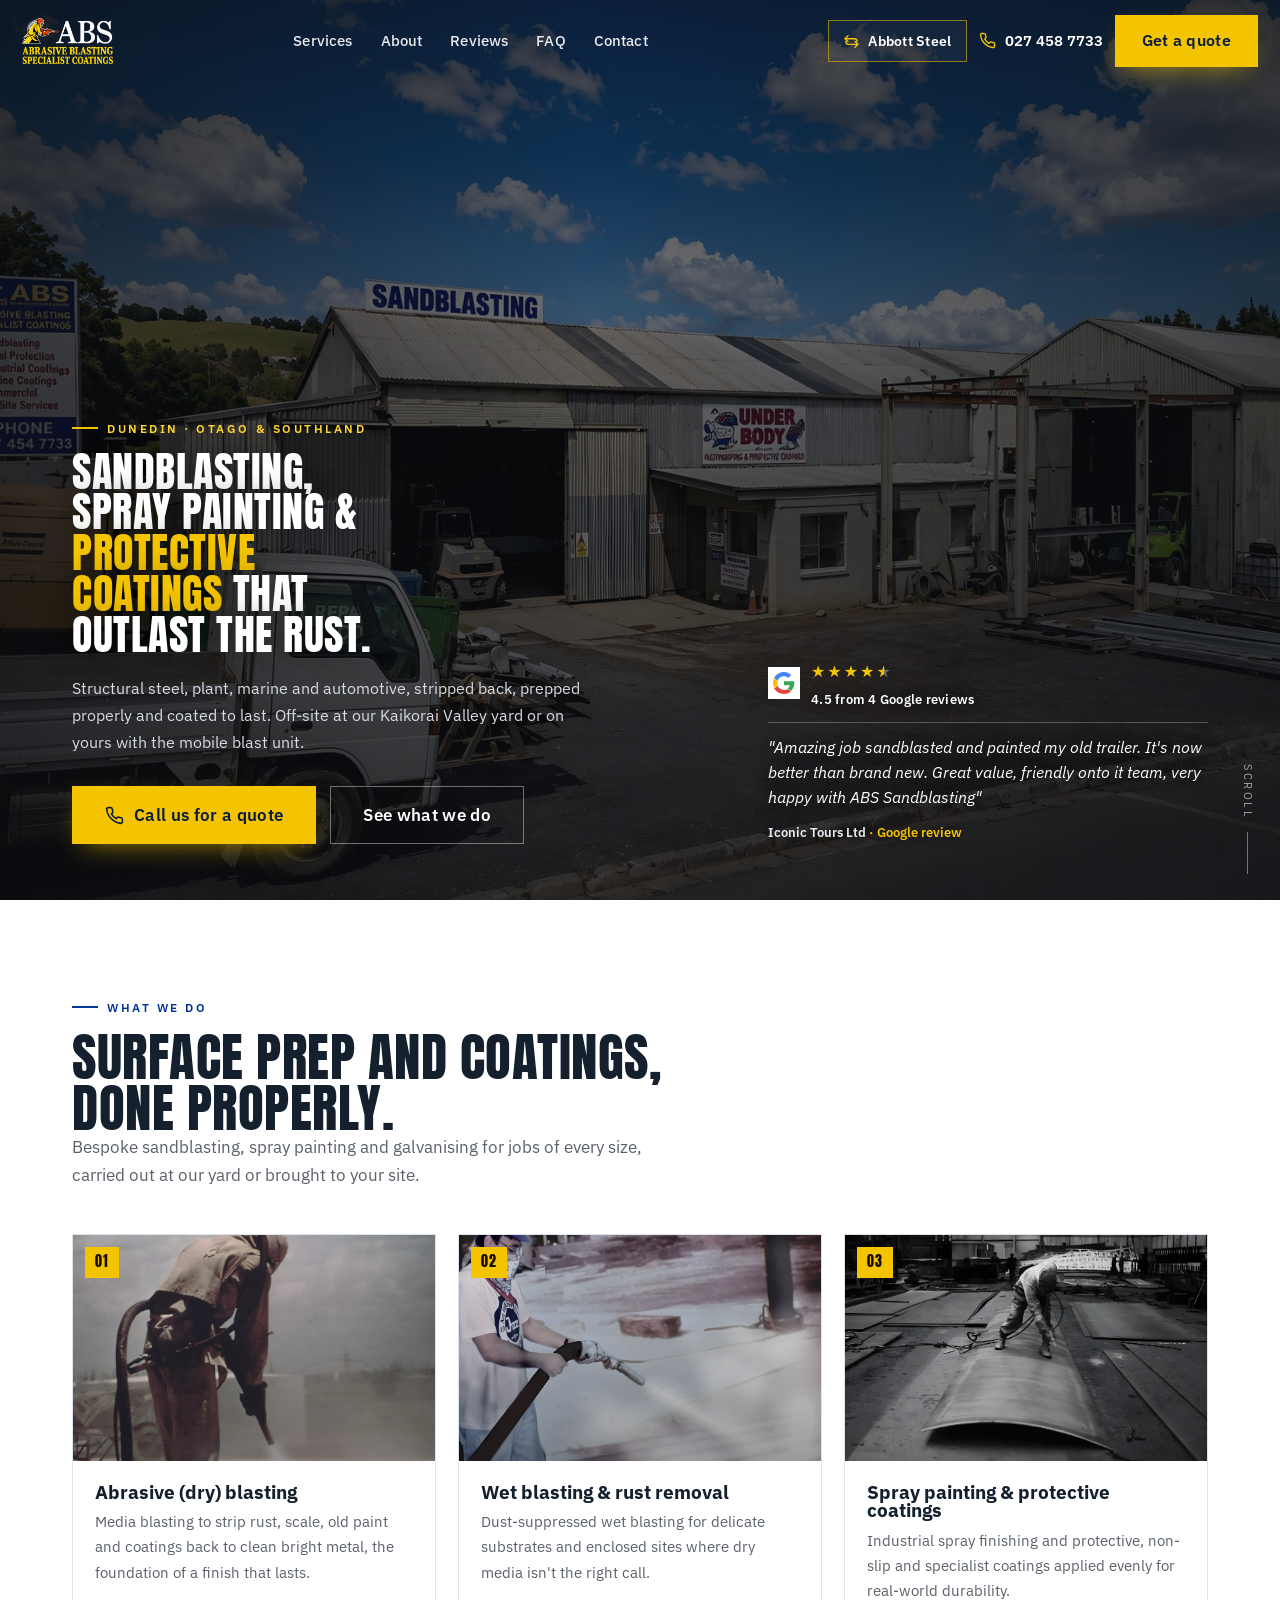
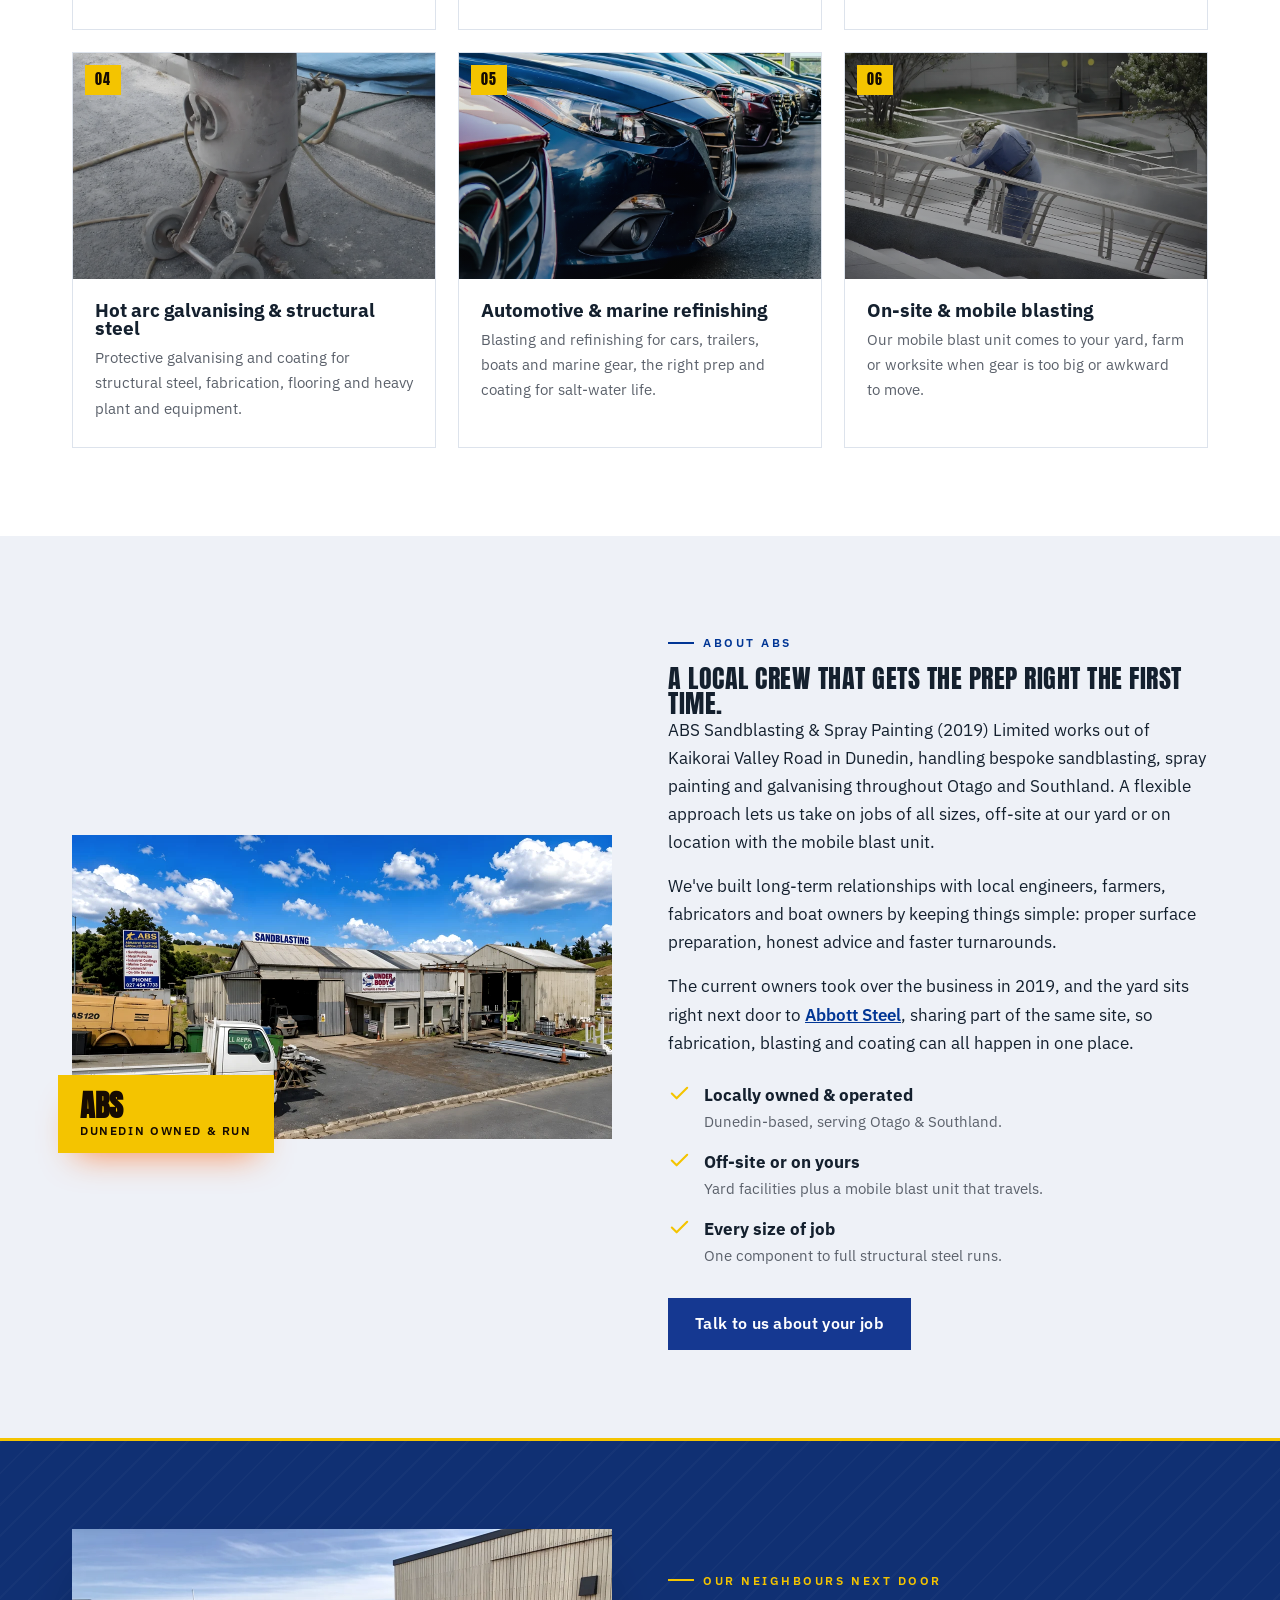
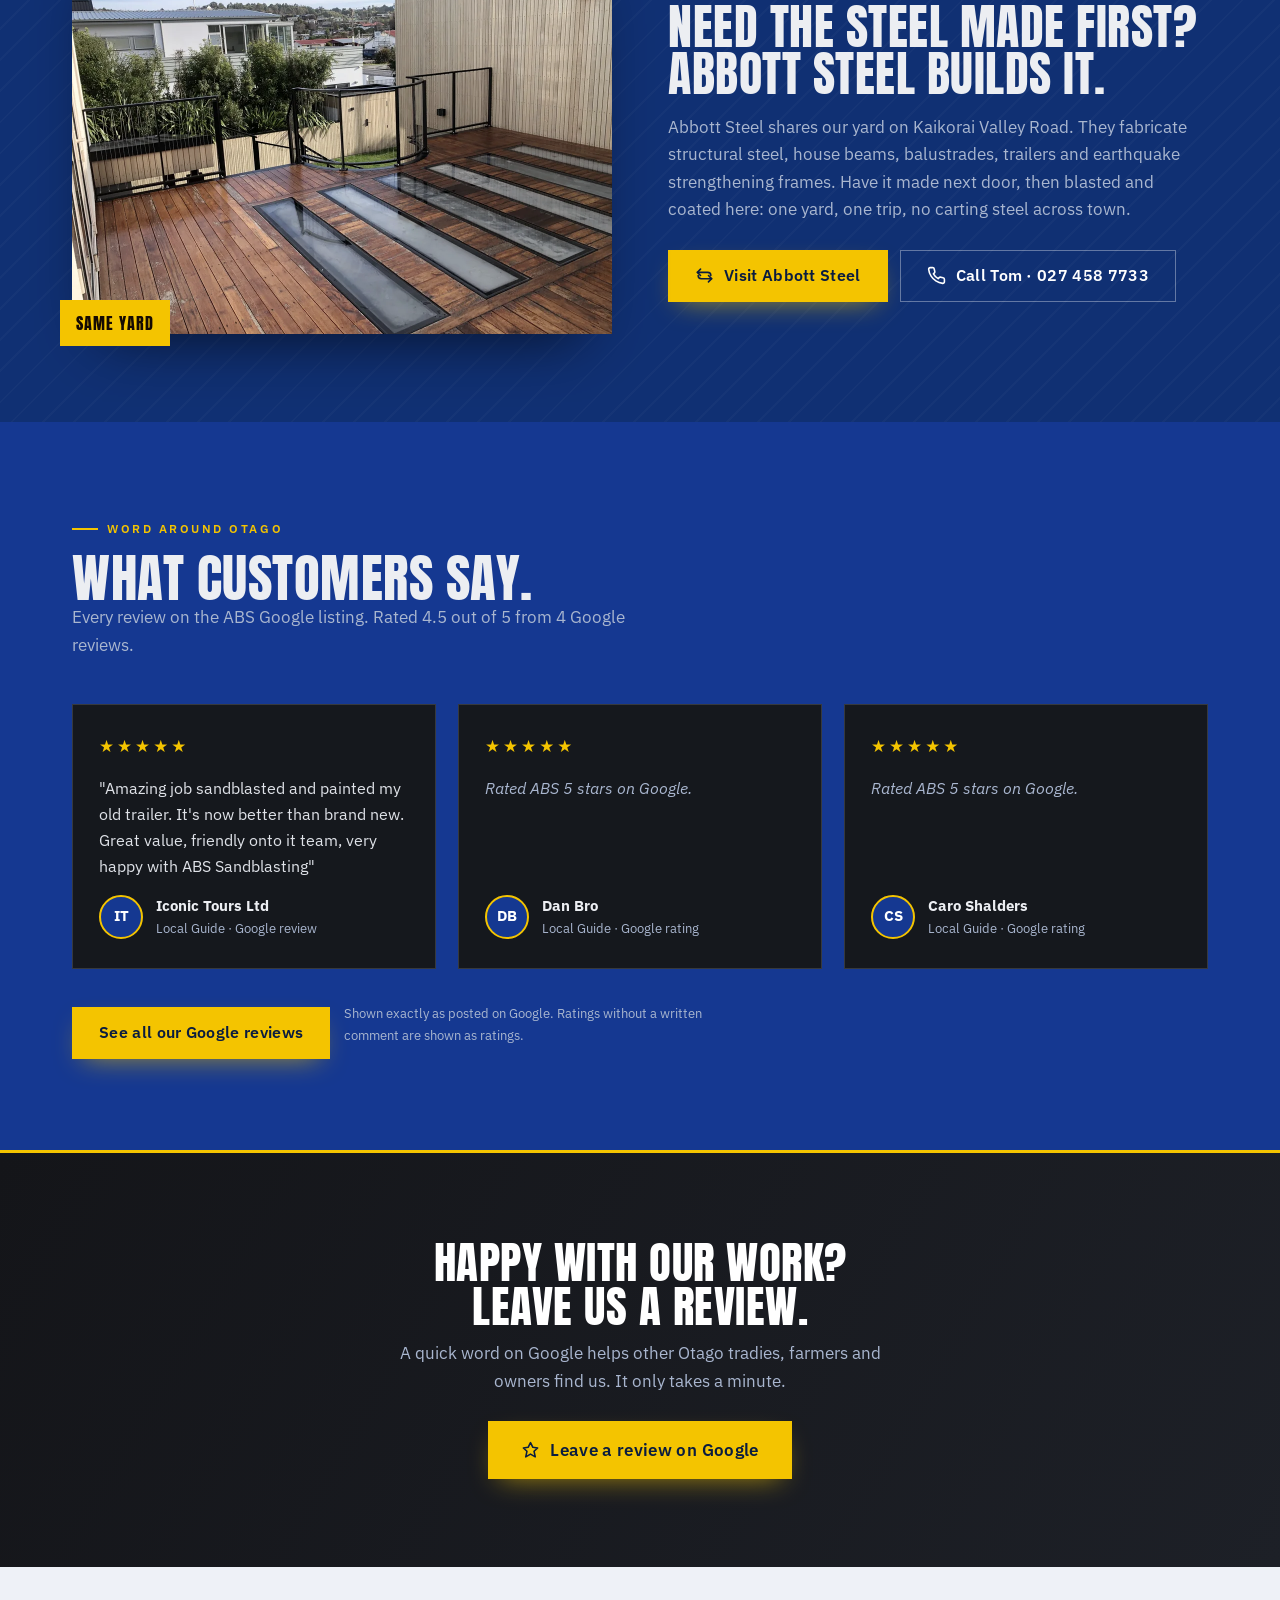
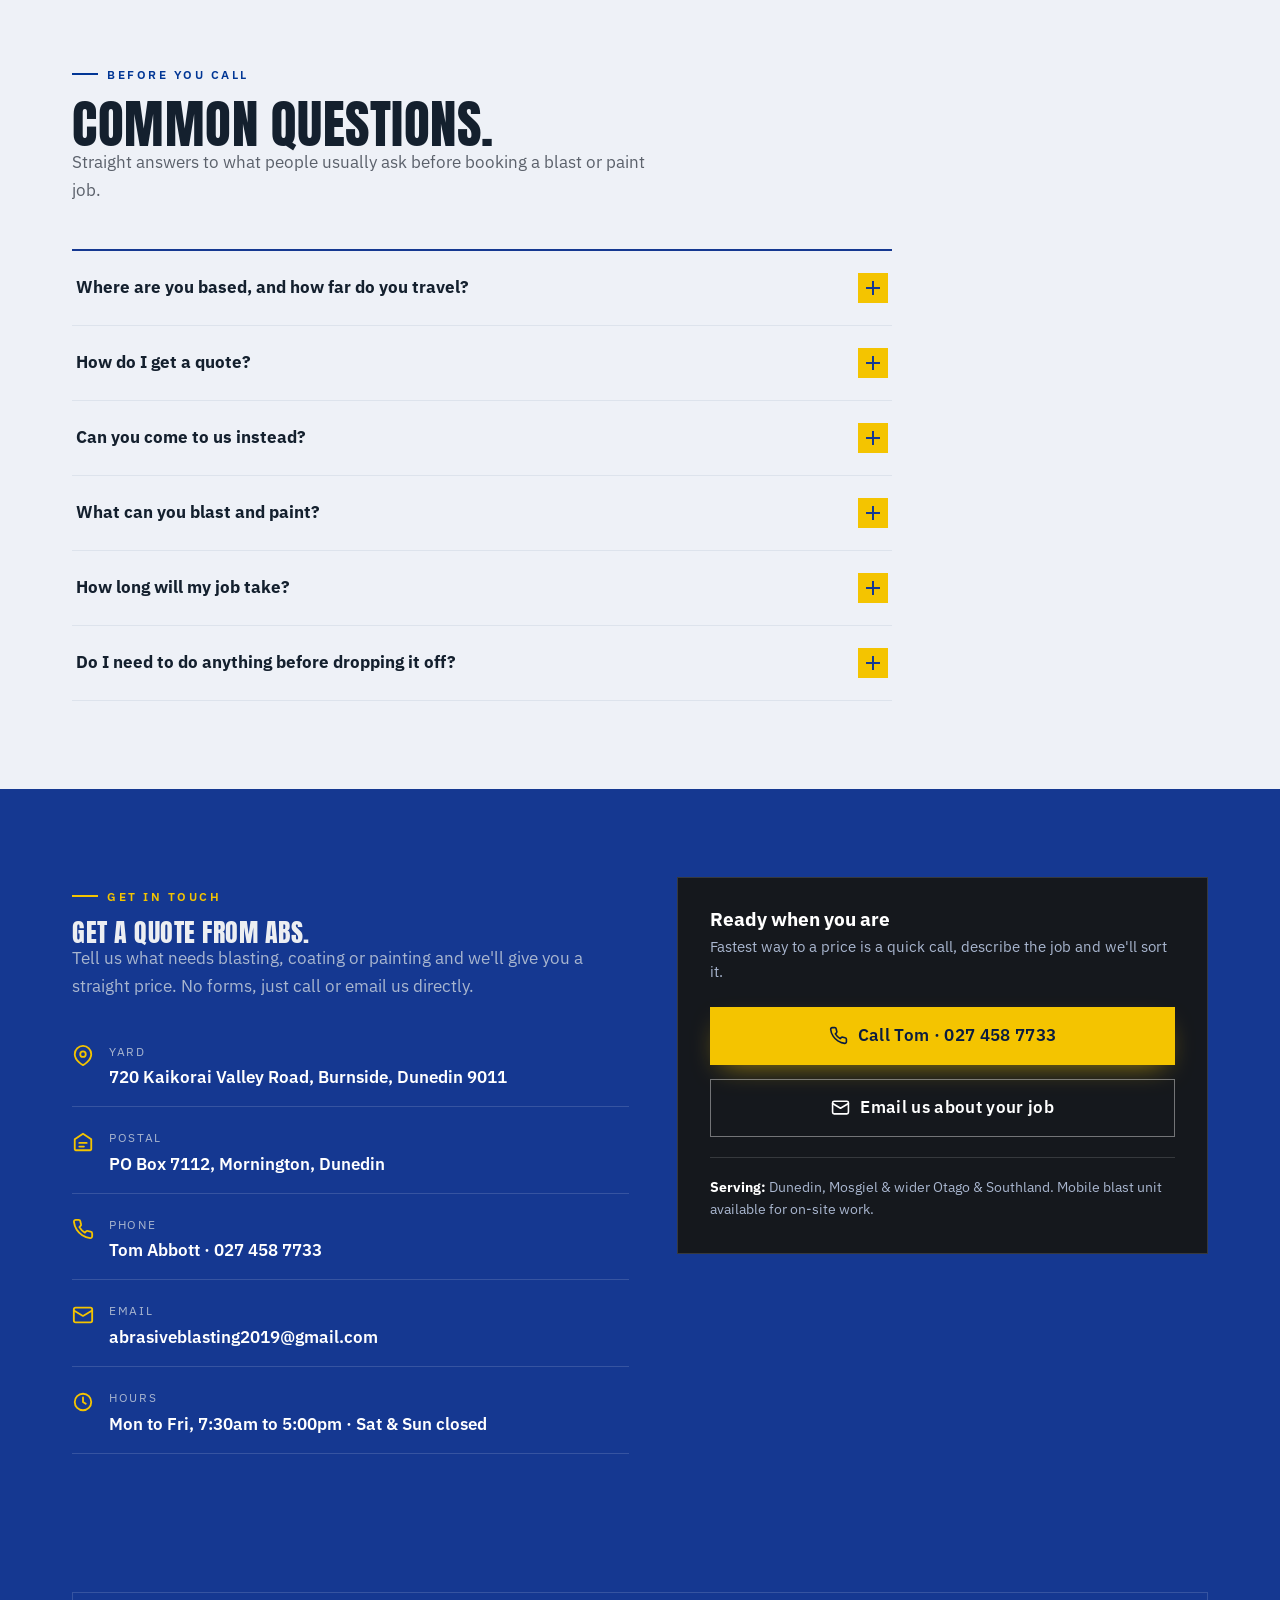
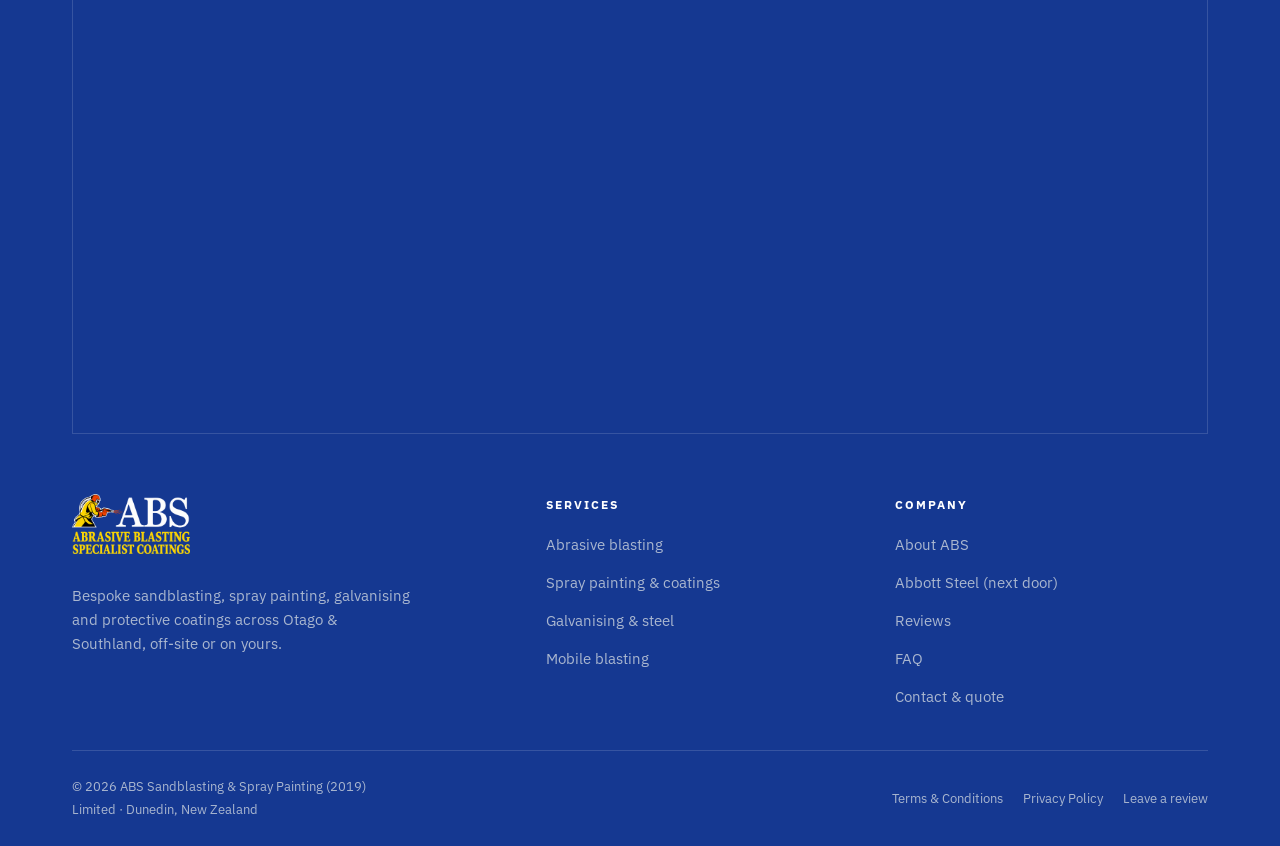
<file: index.html>
<!DOCTYPE html>
<html lang="en-NZ">
<head>
<meta charset="UTF-8">
<meta name="viewport" content="width=device-width, initial-scale=1">
<title>ABS Sandblasting &amp; Spray Painting (2019) Limited | Sandblasting &amp; Coatings, Dunedin</title>
<meta name="description" content="Dunedin sandblasting, spray painting, hot arc galvanising and protective coatings for structural steel, plant, marine and automotive. Mobile blast unit serving Otago &amp; Southland. Call ABS on 027 458 7733.">
<link rel="icon" href="favicon.svg" type="image/svg+xml">
<meta property="og:type" content="website">
<meta property="og:title" content="ABS Sandblasting &amp; Spray Painting (2019) Limited, Dunedin">
<meta property="og:description" content="Abrasive blasting, spray painting, galvanising &amp; protective coatings across Otago &amp; Southland. Mobile blast unit. Call ABS on 027 458 7733.">
<meta property="og:image" content="img/og-premises.jpg">
<meta property="og:image:width" content="1200">
<meta property="og:image:height" content="675">
<meta name="theme-color" content="#08152f">
<link rel="preconnect" href="https://fonts.googleapis.com">
<link rel="preconnect" href="https://fonts.gstatic.com" crossorigin>
<link href="https://fonts.googleapis.com/css2?family=Anton&family=IBM+Plex+Sans:wght@400;500;600;700&display=swap" rel="stylesheet">
<link rel="stylesheet" href="styles.css">
</head>
<body>

<!-- Opening animation -->
<div id="loader" aria-hidden="true">
  <img class="loader-logo" src="img/logo.png" alt="ABS Sandblasting &amp; Spray Painting (2019) Limited">
  <div class="loader-bar"><i></i></div>
  <div class="loader-tag">Sandblasting &amp; Spray Painting</div>
</div>

<!-- Nav -->
<header class="nav" id="nav">
  <a class="brand" href="#top" aria-label="ABS Sandblasting &amp; Spray Painting (2019) Limited home">
    <img class="brand-logo" src="img/logo.png" alt="ABS Sandblasting &amp; Spray Painting (2019) Limited">
  </a>
  <nav class="nav-links" aria-label="Primary">
    <a href="#services">Services</a>
    <a href="#about">About</a>
    <a href="#reviews">Reviews</a>
    <a href="#faq">FAQ</a>
    <a href="#contact">Contact</a>
  </nav>
  <div class="nav-cta">
    <a class="nav-switch" href="https://www.abbottsteel.co.nz" target="_blank" rel="noopener" title="Switch to Abbott Steel, our steel fabrication business next door" aria-label="Switch to Abbott Steel"><svg viewBox="0 0 24 24" width="17" height="17" fill="none" stroke="currentColor" stroke-width="2" stroke-linecap="round" stroke-linejoin="round" aria-hidden="true"><path d="M7 4L3 8l4 4"/><path d="M3 8h13a4 4 0 0 1 4 4"/><path d="M17 20l4-4-4-4"/><path d="M21 16H8a4 4 0 0 1-4-4"/></svg><span>Abbott Steel</span></a>
    <a class="nav-phone" href="tel:+64274587733" aria-label="Call Tom at ABS on 027 458 7733">
      <svg viewBox="0 0 24 24" fill="none" stroke="currentColor" stroke-width="2" stroke-linecap="round" stroke-linejoin="round"><path d="M22 16.92v3a2 2 0 0 1-2.18 2 19.79 19.79 0 0 1-8.63-3.07 19.5 19.5 0 0 1-6-6 19.79 19.79 0 0 1-3.07-8.67A2 2 0 0 1 4.11 2h3a2 2 0 0 1 2 1.72c.13.96.36 1.9.7 2.81a2 2 0 0 1-.45 2.11L8.09 9.91a16 16 0 0 0 6 6l1.27-1.27a2 2 0 0 1 2.11-.45c.9.34 1.85.57 2.81.7A2 2 0 0 1 22 16.92z"/></svg>
      027 458 7733
    </a>
    <a class="btn btn--primary" href="#contact">Get a quote</a>
    <button class="hamburger" aria-label="Open menu" aria-expanded="false"><span></span><span></span><span></span></button>
  </div>
</header>

<!-- Hero -->
<section class="hero" id="top">
  <div class="hero-slides" aria-hidden="true">
    <div class="hero-slide active"><img src="img/premises-1920.webp" srcset="img/premises-1080.webp 1080w, img/premises-1920.webp 1920w, img/premises-3840.webp 3840w" sizes="100vw" alt="" width="1920" height="1080" fetchpriority="high"></div>
    <div class="hero-slide"><img src="img/a6-1920.webp" srcset="img/a6-1080.webp 1080w, img/a6-1920.webp 1920w, img/a6-3840.webp 3840w" sizes="100vw" alt="" width="1920" height="1371" loading="lazy"></div>
    <div class="hero-slide"><img src="img/s7-1920.webp" srcset="img/s7-1080.webp 1080w, img/s7-1920.webp 1920w, img/s7-3840.webp 3840w" sizes="100vw" alt="" width="1920" height="1436" loading="lazy"></div>
  </div>
  <div class="hero-scrim"></div>
  <div class="hero-inner">
    <div class="container hero-row">
      <div class="hero-lead">
      <span class="eyebrow hero-eyebrow">Dunedin · Otago &amp; Southland</span>
      <h1>Sandblasting, spray painting &amp; <em>protective coatings</em> that outlast the rust.</h1>
      <p class="hero-sub">Structural steel, plant, marine and automotive, stripped back, prepped properly and coated to last. Off-site at our Kaikorai Valley yard or on yours with the mobile blast unit.</p>
      <div class="hero-cta">
        <a class="btn btn--primary btn--lg" href="tel:+64274587733">
          <svg viewBox="0 0 24 24" fill="none" stroke="currentColor" stroke-width="2" stroke-linecap="round" stroke-linejoin="round"><path d="M22 16.92v3a2 2 0 0 1-2.18 2 19.79 19.79 0 0 1-8.63-3.07 19.5 19.5 0 0 1-6-6 19.79 19.79 0 0 1-3.07-8.67A2 2 0 0 1 4.11 2h3a2 2 0 0 1 2 1.72c.13.96.36 1.9.7 2.81a2 2 0 0 1-.45 2.11L8.09 9.91a16 16 0 0 0 6 6l1.27-1.27a2 2 0 0 1 2.11-.45c.9.34 1.85.57 2.81.7A2 2 0 0 1 22 16.92z"/></svg>
          Call us for a quote
        </a>
        <a class="btn btn--ghost btn--lg" href="#services">See what we do</a>
      </div>
      </div>
      <div class="hero-rev" id="heroRev">
        <div class="hero-rev-head">
          <span class="hero-rev-g" aria-hidden="true"><svg viewBox="0 0 48 48"><path fill="#4285F4" d="M24 9.5c3.5 0 6.6 1.2 9 3.6l6.7-6.7C35.6 2.4 30.2 0 24 0 14.6 0 6.4 5.4 2.5 13.3l7.8 6C12.2 13.2 17.6 9.5 24 9.5z"/><path fill="#34A853" d="M46.5 24.5c0-1.6-.1-3.1-.4-4.5H24v9h12.7c-.5 2.9-2.1 5.3-4.5 7l7 5.4C43.6 37 46.5 31.3 46.5 24.5z"/><path fill="#FBBC05" d="M10.3 28.3c-.5-1.4-.8-2.9-.8-4.3s.3-3 .8-4.3l-7.8-6C.9 16.9 0 20.3 0 24s.9 7.1 2.5 10.3l7.8-6z"/><path fill="#EA4335" d="M24 48c6.2 0 11.4-2 15.2-5.5l-7-5.4c-2 1.3-4.6 2.1-8.2 2.1-6.4 0-11.8-3.7-13.7-9l-7.8 6C6.4 42.6 14.6 48 24 48z"/></svg></span>
          <div><span class="stars" id="hrStars" aria-label="4.5 out of 5 stars">★★★★<span class="half">★</span></span><b>4.5 from 4 Google reviews</b></div>
        </div>
        <p class="hero-rev-text" id="hrText">"Amazing job sandblasted and painted my old trailer. It's now better than brand new. Great value, friendly onto it team, very happy with ABS Sandblasting"</p>
        <div class="hero-rev-by" id="hrBy">Iconic Tours Ltd <span>· Google review</span></div>
      </div>
    </div>
  </div>
  <div class="scroll-hint">Scroll</div>
</section>

<!-- Services -->
<section class="section" id="services">
  <div class="container">
    <div class="head reveal">
      <span class="eyebrow">What we do</span>
      <h2>Surface prep and coatings, done properly.</h2>
      <p class="lead">Bespoke sandblasting, spray painting and galvanising for jobs of every size, carried out at our yard or brought to your site.</p>
    </div>
    <div class="svc-grid">
      <article class="svc-card reveal">
        <div class="svc-media"><span class="svc-num">01</span><img src="img/a6-1920.webp" srcset="img/a6-1080.webp 1080w, img/a6-1920.webp 1920w" sizes="(max-width:520px) 100vw, (max-width:960px) 50vw, 380px" alt="Operator in a blast hood abrasive blasting a steel surface" loading="lazy" width="1920" height="1371"></div>
        <div class="svc-body"><h3>Abrasive (dry) blasting</h3><p>Media blasting to strip rust, scale, old paint and coatings back to clean bright metal, the foundation of a finish that lasts.</p></div>
      </article>
      <article class="svc-card reveal">
        <div class="svc-media"><span class="svc-num">02</span><img src="img/s4-1920.webp" srcset="img/s4-1080.webp 1080w, img/s4-1920.webp 1920w" sizes="(max-width:520px) 100vw, (max-width:960px) 50vw, 380px" alt="Operator in a respirator blasting with a pressure hose" loading="lazy" width="1920" height="1371"></div>
        <div class="svc-body"><h3>Wet blasting &amp; rust removal</h3><p>Dust-suppressed wet blasting for delicate substrates and enclosed sites where dry media isn't the right call.</p></div>
      </article>
      <article class="svc-card reveal">
        <div class="svc-media"><span class="svc-num">03</span><img src="img/s7-1920.webp" srcset="img/s7-1080.webp 1080w, img/s7-1920.webp 1920w" sizes="(max-width:520px) 100vw, (max-width:960px) 50vw, 380px" alt="Large curved steel plate being prepared in an industrial workshop" loading="lazy" width="1920" height="1436"></div>
        <div class="svc-body"><h3>Spray painting &amp; protective coatings</h3><p>Industrial spray finishing and protective, non-slip and specialist coatings applied evenly for real-world durability.</p></div>
      </article>
      <article class="svc-card reveal">
        <div class="svc-media"><span class="svc-num">04</span><img src="img/a5-1920.webp" srcset="img/a5-1080.webp 1080w, img/a5-1920.webp 1920w" sizes="(max-width:520px) 100vw, (max-width:960px) 50vw, 380px" alt="Pressure blast pot and hose set up ready for a job" loading="lazy" width="1800" height="1920"></div>
        <div class="svc-body"><h3>Hot arc galvanising &amp; structural steel</h3><p>Protective galvanising and coating for structural steel, fabrication, flooring and heavy plant and equipment.</p></div>
      </article>
      <article class="svc-card reveal">
        <div class="svc-media"><span class="svc-num">05</span><img src="img/h3-1920.webp" srcset="img/h3-1080.webp 1080w, img/h3-1920.webp 1920w" sizes="(max-width:520px) 100vw, (max-width:960px) 50vw, 380px" alt="Row of cars with glossy painted bodywork" loading="lazy" width="1920" height="1440"></div>
        <div class="svc-body"><h3>Automotive &amp; marine refinishing</h3><p>Blasting and refinishing for cars, trailers, boats and marine gear, the right prep and coating for salt-water life.</p></div>
      </article>
      <article class="svc-card reveal">
        <div class="svc-media"><span class="svc-num">06</span><img src="img/a1-1920.webp" srcset="img/a1-1080.webp 1080w, img/a1-1920.webp 1920w" sizes="(max-width:520px) 100vw, (max-width:960px) 50vw, 380px" alt="Operator blasting a stair handrail on site" loading="lazy" width="1920" height="1281"></div>
        <div class="svc-body"><h3>On-site &amp; mobile blasting</h3><p>Our mobile blast unit comes to your yard, farm or worksite when gear is too big or awkward to move.</p></div>
      </article>
    </div>
  </div>
</section>

<!-- About -->
<section class="section section--bone" id="about">
  <div class="container">
    <div class="about-grid">
      <div class="about-figure reveal">
        <img src="img/premises-1920.webp" srcset="img/premises-1080.webp 1080w, img/premises-1920.webp 1920w" sizes="(max-width:960px) 100vw, 560px" alt="The ABS sandblasting sheds and yard on Kaikorai Valley Road, Burnside" loading="lazy" width="1920" height="1080">
        <div class="about-tag"><b>ABS</b><span>Dunedin owned &amp; run</span></div>
      </div>
      <div class="about-copy reveal">
        <span class="eyebrow">About ABS</span>
        <h2>A local crew that gets the prep right the first time.</h2>
        <p>ABS Sandblasting &amp; Spray Painting (2019) Limited works out of Kaikorai Valley Road in Dunedin, handling bespoke sandblasting, spray painting and galvanising throughout Otago and Southland. A flexible approach lets us take on jobs of all sizes, off-site at our yard or on location with the mobile blast unit.</p>
        <p>We've built long-term relationships with local engineers, farmers, fabricators and boat owners by keeping things simple: proper surface preparation, honest advice and faster turnarounds.</p>
        <p>The current owners took over the business in 2019, and the yard sits right next door to <a href="https://www.abbottsteel.co.nz" target="_blank" rel="noopener" style="color:var(--blue);font-weight:600;text-decoration:underline">Abbott Steel</a>, sharing part of the same site, so fabrication, blasting and coating can all happen in one place.</p>
        <ul class="checklist">
          <li><svg viewBox="0 0 24 24" fill="none" stroke="currentColor" stroke-width="2.2" stroke-linecap="round" stroke-linejoin="round"><path d="M20 6L9 17l-5-5"/></svg><div><b>Locally owned &amp; operated</b><span>Dunedin-based, serving Otago &amp; Southland.</span></div></li>
          <li><svg viewBox="0 0 24 24" fill="none" stroke="currentColor" stroke-width="2.2" stroke-linecap="round" stroke-linejoin="round"><path d="M20 6L9 17l-5-5"/></svg><div><b>Off-site or on yours</b><span>Yard facilities plus a mobile blast unit that travels.</span></div></li>
          <li><svg viewBox="0 0 24 24" fill="none" stroke="currentColor" stroke-width="2.2" stroke-linecap="round" stroke-linejoin="round"><path d="M20 6L9 17l-5-5"/></svg><div><b>Every size of job</b><span>One component to full structural steel runs.</span></div></li>
        </ul>
        <a class="btn btn--dark" href="#contact">Talk to us about your job</a>
      </div>
    </div>
  </div>
</section>

<!-- Sister business -->
<section class="sister" id="abbott">
  <div class="container sister-grid">
    <div class="sister-media reveal">
      <img src="img/abbott-balustrade-1920.webp" srcset="img/abbott-balustrade-1080.webp 1080w, img/abbott-balustrade-1920.webp 1920w" sizes="(max-width:960px) 100vw, 540px" alt="Steel balustrade on a timber deck, made by Abbott Steel" loading="lazy" width="1920" height="1440">
      <span class="sister-tag">Same yard</span>
    </div>
    <div class="sister-copy reveal">
      <span class="eyebrow">Our neighbours next door</span>
      <h2>Need the steel made first? Abbott Steel builds it.</h2>
      <p>Abbott Steel shares our yard on Kaikorai Valley Road. They fabricate structural steel, house beams, balustrades, trailers and earthquake strengthening frames. Have it made next door, then blasted and coated here: one yard, one trip, no carting steel across town.</p>
      <div class="sister-btns">
        <a class="btn btn--primary" href="https://www.abbottsteel.co.nz" target="_blank" rel="noopener"><svg viewBox="0 0 24 24" width="17" height="17" fill="none" stroke="currentColor" stroke-width="2" stroke-linecap="round" stroke-linejoin="round" aria-hidden="true"><path d="M7 4L3 8l4 4"/><path d="M3 8h13a4 4 0 0 1 4 4"/><path d="M17 20l4-4-4-4"/><path d="M21 16H8a4 4 0 0 1-4-4"/></svg> Visit Abbott Steel</a>
        <a class="btn btn--ghost" href="tel:+64274587733"><svg viewBox="0 0 24 24" width="17" height="17" fill="none" stroke="currentColor" stroke-width="2" stroke-linecap="round" stroke-linejoin="round"><path d="M22 16.92v3a2 2 0 0 1-2.18 2 19.79 19.79 0 0 1-8.63-3.07 19.5 19.5 0 0 1-6-6 19.79 19.79 0 0 1-3.07-8.67A2 2 0 0 1 4.11 2h3a2 2 0 0 1 2 1.72c.13.96.36 1.9.7 2.81a2 2 0 0 1-.45 2.11L8.09 9.91a16 16 0 0 0 6 6l1.27-1.27a2 2 0 0 1 2.11-.45c.9.34 1.85.57 2.81.7A2 2 0 0 1 22 16.92z"/></svg> Call Tom · 027 458 7733</a>
      </div>
    </div>
  </div>
</section>

<!-- Reviews -->
<section class="section section--ink" id="reviews">
  <div class="container">
    <div class="head reveal">
      <span class="eyebrow">Word around Otago</span>
      <h2>What customers say.</h2>
      <p class="lead">Every review on the ABS Google listing. Rated 4.5 out of 5 from 4 Google reviews.</p>
    </div>
    <div class="rev-grid rev-grid--3">
      <article class="rev-card reveal">
        <div class="rev-stars" aria-label="5 out of 5 stars">★★★★★</div>
        <p class="rev-text">"Amazing job sandblasted and painted my old trailer. It's now better than brand new. Great value, friendly onto it team, very happy with ABS Sandblasting"</p>
        <div class="rev-meta"><div class="rev-ava">IT</div><div><div class="rev-name">Iconic Tours Ltd</div><div class="rev-sub">Local Guide · Google review</div></div></div>
      </article>
      <article class="rev-card reveal">
        <div class="rev-stars" aria-label="5 out of 5 stars">★★★★★</div>
        <p class="rev-text rev-text--rating">Rated ABS 5 stars on Google.</p>
        <div class="rev-meta"><div class="rev-ava">DB</div><div><div class="rev-name">Dan Bro</div><div class="rev-sub">Local Guide · Google rating</div></div></div>
      </article>
      <article class="rev-card reveal">
        <div class="rev-stars" aria-label="5 out of 5 stars">★★★★★</div>
        <p class="rev-text rev-text--rating">Rated ABS 5 stars on Google.</p>
        <div class="rev-meta"><div class="rev-ava">CS</div><div><div class="rev-name">Caro Shalders</div><div class="rev-sub">Local Guide · Google rating</div></div></div>
      </article>
    </div>
    <div class="rev-actions">
      <a class="btn btn--primary" href="https://www.google.com/search?q=ABS+Sandblasting+%26+Spray+Painting+Ltd+Dunedin#lrd=0xa82ea96edd3e4775:0x544e4d0aee30a643,1" target="_blank" rel="noopener">See all our Google reviews</a>
      <p class="rev-note">Shown exactly as posted on Google. Ratings without a written comment are shown as ratings.</p>
    </div>
  </div>
</section>

<!-- Leave a review banner -->
<section class="section revbanner">
  <div class="container">
    <h2>Happy with our work? Leave us a review.</h2>
    <p>A quick word on Google helps other Otago tradies, farmers and owners find us. It only takes a minute.</p>
    <a class="btn btn--primary btn--lg" href="https://www.google.com/search?q=ABS+Sandblasting+%26+Spray+Painting+Ltd+Dunedin#lrd=0xa82ea96edd3e4775:0x544e4d0aee30a643,3" target="_blank" rel="noopener">
      <svg viewBox="0 0 24 24" fill="none" stroke="currentColor" stroke-width="2" stroke-linecap="round" stroke-linejoin="round"><path d="M12 2l3 6 6 .8-4.5 4.2L18 20l-6-3.4L6 20l1.5-7L3 8.8 9 8z"/></svg>
      Leave a review on Google
    </a>
  </div>
</section>

<!-- FAQ -->
<section class="section section--bone" id="faq">
  <div class="container">
    <div class="head reveal">
      <span class="eyebrow">Before you call</span>
      <h2>Common questions.</h2>
      <p class="lead">Straight answers to what people usually ask before booking a blast or paint job.</p>
    </div>
    <div class="faq-list reveal">
      <details class="faq">
        <summary>Where are you based, and how far do you travel?</summary>
        <p>Our yard is at 720 Kaikorai Valley Road, Burnside, Dunedin. We work across Dunedin, Mosgiel and the wider Otago and Southland area, either at the yard or on your site with the mobile blast unit.</p>
      </details>
      <details class="faq">
        <summary>How do I get a quote?</summary>
        <p>Call Tom on <a href="tel:+64274587733">027 458 7733</a> (Monday to Friday, 7:30am to 5pm), or email us. It helps to tell us what the item is, roughly how big it is, what coating it has now, what finish you want and where it is. Photos make it quicker to give you a straight price.</p>
      </details>
      <details class="faq">
        <summary>Can you come to us instead?</summary>
        <p>Yes. When gear is too big or awkward to move, the mobile blast unit can come to your yard, farm or worksite. Give us a call to check it suits your job and site.</p>
      </details>
      <details class="faq">
        <summary>What can you blast and paint?</summary>
        <p>Structural steel and fabrication, plant and machinery, trailers, vehicles and parts, boats and marine gear, and plenty of one-off pieces. If you're not sure whether your job suits blasting, call and ask.</p>
      </details>
      <details class="faq">
        <summary>How long will my job take?</summary>
        <p>It depends on the size of the job, the coating that has to come off and the finish going on. We'll give you a timeframe along with your quote.</p>
      </details>
      <details class="faq">
        <summary>Do I need to do anything before dropping it off?</summary>
        <p>Empty out anything loose and tell us about parts that mustn't be blasted, such as bearings, seals, threads or glass, so they can be removed or masked. When you book, ask us what else to sort before drop-off.</p>
      </details>
    </div>
  </div>
</section>

<!-- Contact -->
<section class="section section--ink" id="contact">
  <div class="container">
    <div class="contact-grid">
      <div class="contact-info reveal">
        <span class="eyebrow">Get in touch</span>
        <h2>Get a quote from ABS.</h2>
        <p class="lead">Tell us what needs blasting, coating or painting and we'll give you a straight price. No forms, just call or email us directly.</p>
        <div class="contact-rows">
          <div class="crow">
            <svg viewBox="0 0 24 24" fill="none" stroke="currentColor" stroke-width="2" stroke-linecap="round" stroke-linejoin="round"><path d="M21 10c0 7-9 12-9 12s-9-5-9-12a9 9 0 0 1 18 0z"/><circle cx="12" cy="10" r="3"/></svg>
            <div><div class="k">Yard</div><div class="v">720 Kaikorai Valley Road, Burnside, Dunedin 9011</div></div>
          </div>
          <div class="crow">
            <svg viewBox="0 0 24 24" fill="none" stroke="currentColor" stroke-width="2" stroke-linecap="round" stroke-linejoin="round"><path d="M3 9l9-6 9 6v11a1 1 0 0 1-1 1H4a1 1 0 0 1-1-1z"/><path d="M8 13h8M8 17h5"/></svg>
            <div><div class="k">Postal</div><div class="v">PO Box 7112, Mornington, Dunedin</div></div>
          </div>
          <div class="crow">
            <svg viewBox="0 0 24 24" fill="none" stroke="currentColor" stroke-width="2" stroke-linecap="round" stroke-linejoin="round"><path d="M22 16.92v3a2 2 0 0 1-2.18 2 19.79 19.79 0 0 1-8.63-3.07 19.5 19.5 0 0 1-6-6 19.79 19.79 0 0 1-3.07-8.67A2 2 0 0 1 4.11 2h3a2 2 0 0 1 2 1.72c.13.96.36 1.9.7 2.81a2 2 0 0 1-.45 2.11L8.09 9.91a16 16 0 0 0 6 6l1.27-1.27a2 2 0 0 1 2.11-.45c.9.34 1.85.57 2.81.7A2 2 0 0 1 22 16.92z"/></svg>
            <div><div class="k">Phone</div><div class="v"><a href="tel:+64274587733">Tom Abbott · 027 458 7733</a></div></div>
          </div>
          <div class="crow">
            <svg viewBox="0 0 24 24" fill="none" stroke="currentColor" stroke-width="2" stroke-linecap="round" stroke-linejoin="round"><path d="M4 4h16a2 2 0 0 1 2 2v12a2 2 0 0 1-2 2H4a2 2 0 0 1-2-2V6a2 2 0 0 1 2-2z"/><path d="M22 7l-10 6L2 7"/></svg>
            <div><div class="k">Email</div><div class="v"><a data-gmail data-user="abrasiveblasting2019" data-domain="gmail.com" data-su="Sandblasting%20%26%20spray%20painting%20enquiry" data-body="Hi%20ABS%2C%0A%0AI%27d%20like%20a%20quote%20for%3A%0A%0AItem%20%2F%20job%3A%0ALocation%3A%0ATimeframe%3A%0A%0AThanks%2C" href="#"><span data-email-text>Email ABS</span></a></div></div>
          </div>
          <div class="crow">
            <svg viewBox="0 0 24 24" fill="none" stroke="currentColor" stroke-width="2" stroke-linecap="round" stroke-linejoin="round"><circle cx="12" cy="12" r="9"/><path d="M12 7v5l3 2"/></svg>
            <div><div class="k">Hours</div><div class="v">Mon to Fri, 7:30am to 5:00pm · Sat &amp; Sun closed</div></div>
          </div>
        </div>
      </div>
      <div class="contact-card reveal">
        <h3>Ready when you are</h3>
        <p>Fastest way to a price is a quick call, describe the job and we'll sort it.</p>
        <div class="contact-btns">
          <a class="btn btn--primary btn--lg btn--block" href="tel:+64274587733">
            <svg viewBox="0 0 24 24" fill="none" stroke="currentColor" stroke-width="2" stroke-linecap="round" stroke-linejoin="round"><path d="M22 16.92v3a2 2 0 0 1-2.18 2 19.79 19.79 0 0 1-8.63-3.07 19.5 19.5 0 0 1-6-6 19.79 19.79 0 0 1-3.07-8.67A2 2 0 0 1 4.11 2h3a2 2 0 0 1 2 1.72c.13.96.36 1.9.7 2.81a2 2 0 0 1-.45 2.11L8.09 9.91a16 16 0 0 0 6 6l1.27-1.27a2 2 0 0 1 2.11-.45c.9.34 1.85.57 2.81.7A2 2 0 0 1 22 16.92z"/></svg>
            Call Tom · 027 458 7733
          </a>
          <a class="btn btn--ghost btn--lg btn--block" data-gmail data-user="abrasiveblasting2019" data-domain="gmail.com" data-su="Sandblasting%20%26%20spray%20painting%20enquiry" data-body="Hi%20ABS%2C%0A%0AI%27d%20like%20a%20quote%20for%3A%0A%0AItem%20%2F%20job%3A%0ALocation%3A%0ATimeframe%3A%0A%0AThanks%2C" href="#">
            <svg viewBox="0 0 24 24" fill="none" stroke="currentColor" stroke-width="2" stroke-linecap="round" stroke-linejoin="round"><path d="M4 4h16a2 2 0 0 1 2 2v12a2 2 0 0 1-2 2H4a2 2 0 0 1-2-2V6a2 2 0 0 1 2-2z"/><path d="M22 7l-10 6L2 7"/></svg>
            Email us about your job
          </a>
        </div>
        <div class="hours-note"><b>Serving:</b> Dunedin, Mosgiel &amp; wider Otago &amp; Southland. Mobile blast unit available for on-site work.</div>
      </div>
    </div>
  </div>
</section>

<!-- Map -->
<section class="map-band">
  <div class="container">
    <div class="map-inner">
      <iframe class="map-frame" title="ABS Sandblasting &amp; Spray Painting (2019) Limited location on Google Maps"
        src="https://www.google.com/maps?q=720%20Kaikorai%20Valley%20Road,%20Burnside,%20Dunedin&output=embed"
        loading="lazy" referrerpolicy="no-referrer-when-downgrade" allowfullscreen></iframe>
    </div>
  </div>
</section>

<!-- Footer -->
<footer class="footer">
  <div class="container">
    <div class="footer-top">
      <div>
        <a class="brand" href="#top">
          <img class="brand-logo" src="img/logo.png" alt="ABS Sandblasting &amp; Spray Painting (2019) Limited">
        </a>
        <p>Bespoke sandblasting, spray painting, galvanising and protective coatings across Otago &amp; Southland, off-site or on yours.</p>
      </div>
      <div>
        <h4>Services</h4>
        <ul class="footer-links">
          <li><a href="#services">Abrasive blasting</a></li>
          <li><a href="#services">Spray painting &amp; coatings</a></li>
          <li><a href="#services">Galvanising &amp; steel</a></li>
          <li><a href="#services">Mobile blasting</a></li>
        </ul>
      </div>
      <div>
        <h4>Company</h4>
        <ul class="footer-links">
          <li><a href="#about">About ABS</a></li>
          <li><a href="https://www.abbottsteel.co.nz" target="_blank" rel="noopener">Abbott Steel (next door)</a></li>
          <li><a href="#reviews">Reviews</a></li>
          <li><a href="#faq">FAQ</a></li>
          <li><a href="#contact">Contact &amp; quote</a></li>
        </ul>
      </div>
    </div>
    <div class="footer-bottom">
      <p>© <span id="year">2026</span> ABS Sandblasting &amp; Spray Painting (2019) Limited · Dunedin, New Zealand</p>
      <div class="fl">
        <a href="terms.html">Terms &amp; Conditions</a>
        <a href="privacy.html">Privacy Policy</a>
        <a href="https://www.google.com/search?q=ABS+Sandblasting+%26+Spray+Painting+Ltd+Dunedin#lrd=0xa82ea96edd3e4775:0x544e4d0aee30a643,3" target="_blank" rel="noopener">Leave a review</a>
      </div>
    </div>
  </div>
</footer>

<script src="script.js"></script>
</body>
</html>
</file>
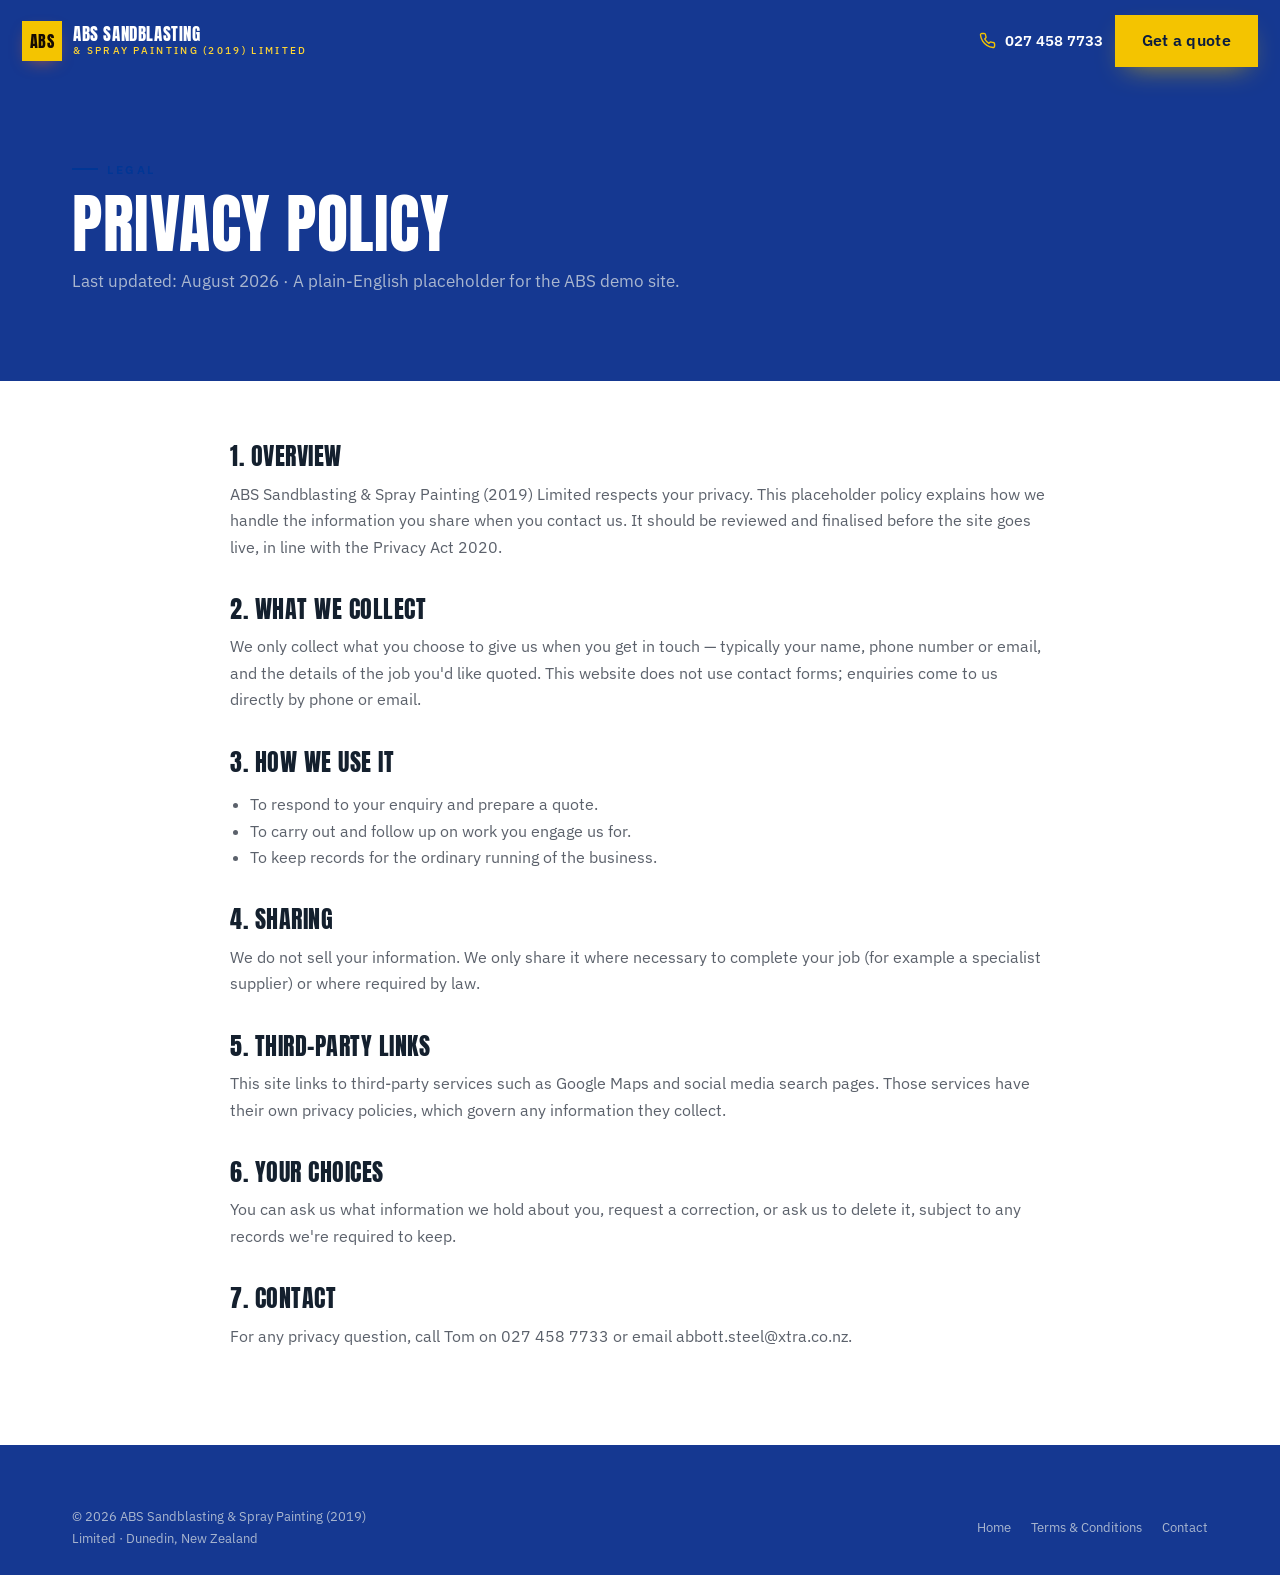
<file: privacy.html>
<!DOCTYPE html>
<html lang="en-NZ">
<head>
<meta charset="UTF-8">
<meta name="viewport" content="width=device-width, initial-scale=1">
<title>Privacy Policy | ABS Sandblasting &amp; Spray Painting (2019) Limited</title>
<meta name="description" content="Privacy policy for ABS Sandblasting & Spray Painting (2019) Limited, Dunedin.">
<link rel="icon" href="favicon.svg" type="image/svg+xml">
<meta name="theme-color" content="#0c0d10">
<link rel="preconnect" href="https://fonts.googleapis.com">
<link rel="preconnect" href="https://fonts.gstatic.com" crossorigin>
<link href="https://fonts.googleapis.com/css2?family=Anton&family=IBM+Plex+Sans:wght@400;500;600;700&display=swap" rel="stylesheet">
<link rel="stylesheet" href="styles.css">
</head>
<body>

<header class="nav scrolled" id="nav">
  <a class="brand" href="index.html">
    <span class="brand-mark">ABS</span>
    <span class="brand-name">ABS Sandblasting<small>&amp; Spray Painting (2019) Limited</small></span>
  </a>
  <div class="nav-cta">
    <a class="nav-phone" href="tel:+64274587733">
      <svg viewBox="0 0 24 24" fill="none" stroke="currentColor" stroke-width="2" stroke-linecap="round" stroke-linejoin="round"><path d="M22 16.92v3a2 2 0 0 1-2.18 2 19.79 19.79 0 0 1-8.63-3.07 19.5 19.5 0 0 1-6-6 19.79 19.79 0 0 1-3.07-8.67A2 2 0 0 1 4.11 2h3a2 2 0 0 1 2 1.72c.13.96.36 1.9.7 2.81a2 2 0 0 1-.45 2.11L8.09 9.91a16 16 0 0 0 6 6l1.27-1.27a2 2 0 0 1 2.11-.45c.9.34 1.85.57 2.81.7A2 2 0 0 1 22 16.92z"/></svg>
      027 458 7733
    </a>
    <a class="btn btn--primary" href="index.html#contact">Get a quote</a>
  </div>
</header>

<section class="legal-hero">
  <div class="container">
    <span class="eyebrow">Legal</span>
    <h1>Privacy Policy</h1>
    <p>Last updated: August 2026 · A plain-English placeholder for the ABS demo site.</p>
  </div>
</section>

<section class="container legal-body">
  <h2>1. Overview</h2>
  <p>ABS Sandblasting &amp; Spray Painting (2019) Limited respects your privacy. This placeholder policy explains how we handle the information you share when you contact us. It should be reviewed and finalised before the site goes live, in line with the Privacy Act 2020.</p>

  <h2>2. What we collect</h2>
  <p>We only collect what you choose to give us when you get in touch — typically your name, phone number or email, and the details of the job you'd like quoted. This website does not use contact forms; enquiries come to us directly by phone or email.</p>

  <h2>3. How we use it</h2>
  <ul>
    <li>To respond to your enquiry and prepare a quote.</li>
    <li>To carry out and follow up on work you engage us for.</li>
    <li>To keep records for the ordinary running of the business.</li>
  </ul>

  <h2>4. Sharing</h2>
  <p>We do not sell your information. We only share it where necessary to complete your job (for example a specialist supplier) or where required by law.</p>

  <h2>5. Third-party links</h2>
  <p>This site links to third-party services such as Google Maps and social media search pages. Those services have their own privacy policies, which govern any information they collect.</p>

  <h2>6. Your choices</h2>
  <p>You can ask us what information we hold about you, request a correction, or ask us to delete it, subject to any records we're required to keep.</p>

  <h2>7. Contact</h2>
  <p>For any privacy question, call Tom on <a href="tel:+64274587733">027 458 7733</a> or email <a data-gmail data-user="abrasiveblasting2019" data-domain="gmail.com" data-su="Privacy%20enquiry" data-body="Hi%20Tom%2C%0A%0A" href="#">abbott.steel@xtra.co.nz</a>.</p>
</section>

<footer class="footer">
  <div class="container">
    <div class="footer-bottom" style="border-top:none;padding-top:0">
      <p>© <span id="year">2026</span> ABS Sandblasting &amp; Spray Painting (2019) Limited · Dunedin, New Zealand</p>
      <div class="fl">
        <a href="index.html">Home</a>
        <a href="terms.html">Terms &amp; Conditions</a>
        <a href="index.html#contact">Contact</a>
      </div>
    </div>
  </div>
</footer>

<script src="script.js"></script>
</body>
</html>
</file>
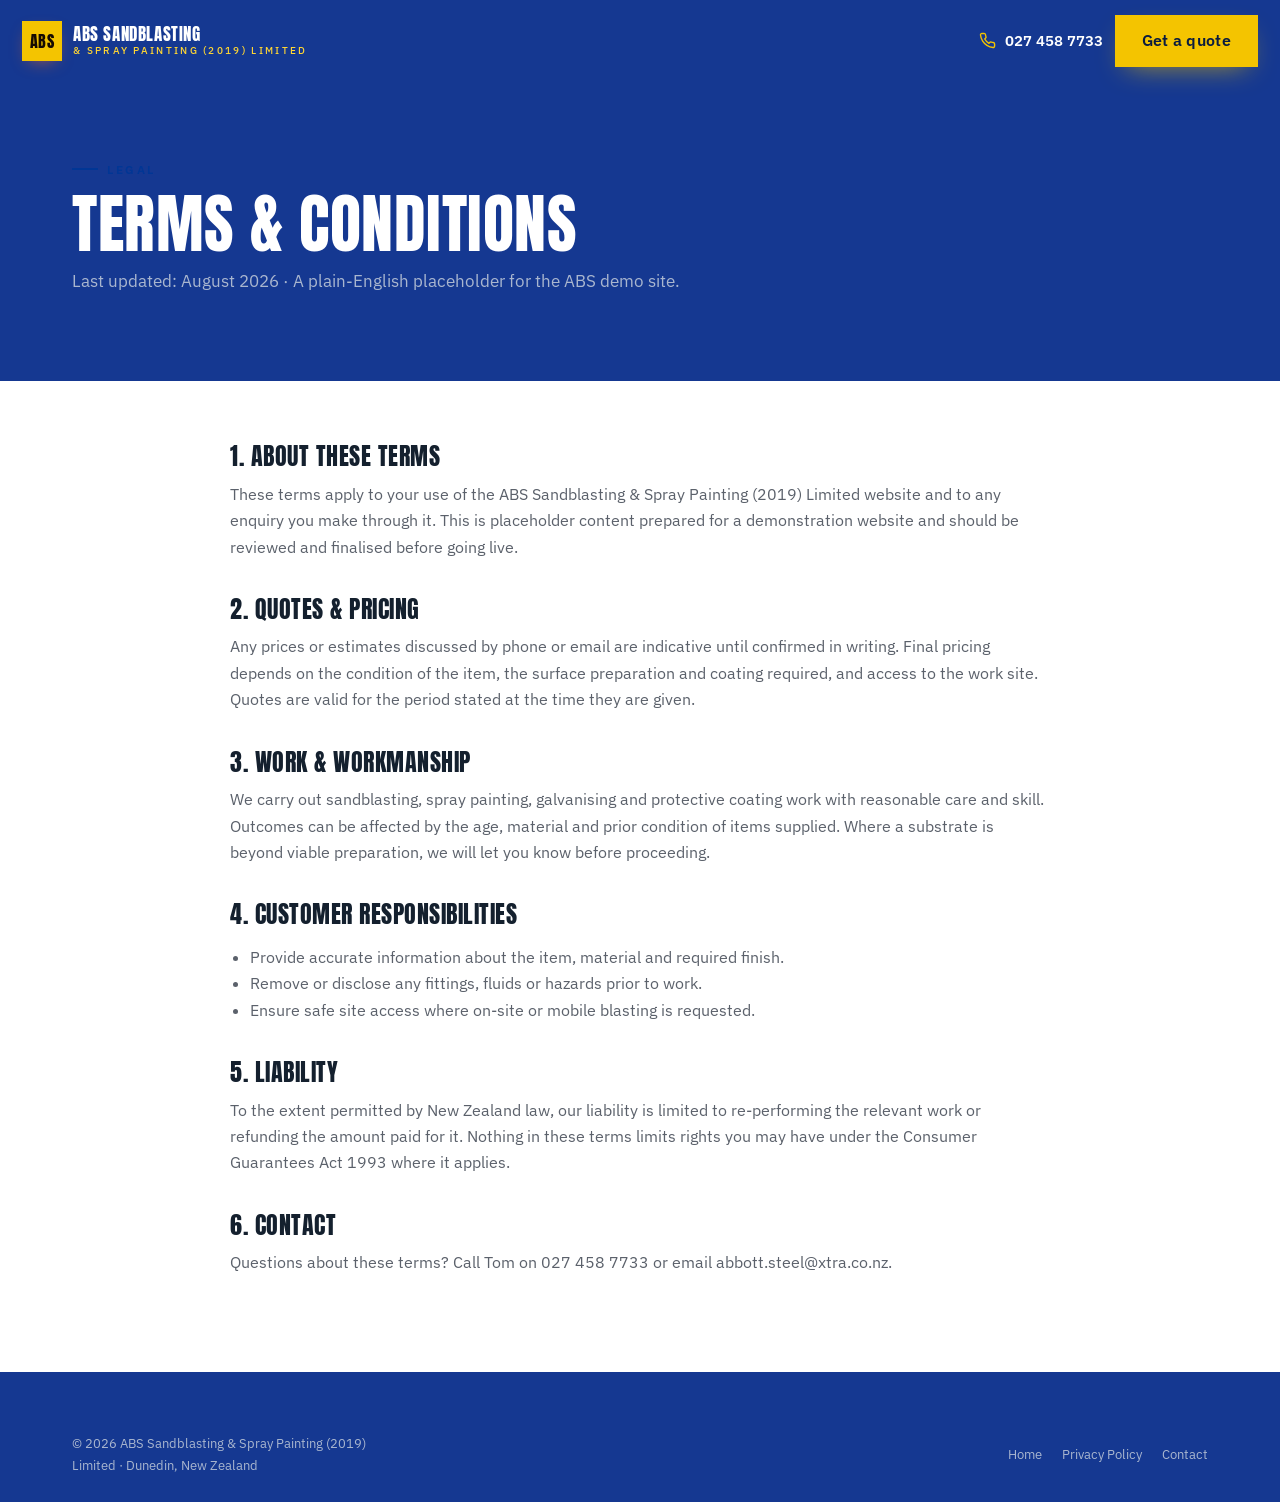
<file: terms.html>
<!DOCTYPE html>
<html lang="en-NZ">
<head>
<meta charset="UTF-8">
<meta name="viewport" content="width=device-width, initial-scale=1">
<title>Terms &amp; Conditions | ABS Sandblasting &amp; Spray Painting (2019) Limited</title>
<meta name="description" content="Terms and conditions for ABS Sandblasting & Spray Painting (2019) Limited, Dunedin.">
<link rel="icon" href="favicon.svg" type="image/svg+xml">
<meta name="theme-color" content="#0c0d10">
<link rel="preconnect" href="https://fonts.googleapis.com">
<link rel="preconnect" href="https://fonts.gstatic.com" crossorigin>
<link href="https://fonts.googleapis.com/css2?family=Anton&family=IBM+Plex+Sans:wght@400;500;600;700&display=swap" rel="stylesheet">
<link rel="stylesheet" href="styles.css">
</head>
<body>

<header class="nav scrolled" id="nav">
  <a class="brand" href="index.html">
    <span class="brand-mark">ABS</span>
    <span class="brand-name">ABS Sandblasting<small>&amp; Spray Painting (2019) Limited</small></span>
  </a>
  <div class="nav-cta">
    <a class="nav-phone" href="tel:+64274587733">
      <svg viewBox="0 0 24 24" fill="none" stroke="currentColor" stroke-width="2" stroke-linecap="round" stroke-linejoin="round"><path d="M22 16.92v3a2 2 0 0 1-2.18 2 19.79 19.79 0 0 1-8.63-3.07 19.5 19.5 0 0 1-6-6 19.79 19.79 0 0 1-3.07-8.67A2 2 0 0 1 4.11 2h3a2 2 0 0 1 2 1.72c.13.96.36 1.9.7 2.81a2 2 0 0 1-.45 2.11L8.09 9.91a16 16 0 0 0 6 6l1.27-1.27a2 2 0 0 1 2.11-.45c.9.34 1.85.57 2.81.7A2 2 0 0 1 22 16.92z"/></svg>
      027 458 7733
    </a>
    <a class="btn btn--primary" href="index.html#contact">Get a quote</a>
  </div>
</header>

<section class="legal-hero">
  <div class="container">
    <span class="eyebrow">Legal</span>
    <h1>Terms &amp; Conditions</h1>
    <p>Last updated: August 2026 · A plain-English placeholder for the ABS demo site.</p>
  </div>
</section>

<section class="container legal-body">
  <h2>1. About these terms</h2>
  <p>These terms apply to your use of the ABS Sandblasting &amp; Spray Painting (2019) Limited website and to any enquiry you make through it. This is placeholder content prepared for a demonstration website and should be reviewed and finalised before going live.</p>

  <h2>2. Quotes &amp; pricing</h2>
  <p>Any prices or estimates discussed by phone or email are indicative until confirmed in writing. Final pricing depends on the condition of the item, the surface preparation and coating required, and access to the work site. Quotes are valid for the period stated at the time they are given.</p>

  <h2>3. Work &amp; workmanship</h2>
  <p>We carry out sandblasting, spray painting, galvanising and protective coating work with reasonable care and skill. Outcomes can be affected by the age, material and prior condition of items supplied. Where a substrate is beyond viable preparation, we will let you know before proceeding.</p>

  <h2>4. Customer responsibilities</h2>
  <ul>
    <li>Provide accurate information about the item, material and required finish.</li>
    <li>Remove or disclose any fittings, fluids or hazards prior to work.</li>
    <li>Ensure safe site access where on-site or mobile blasting is requested.</li>
  </ul>

  <h2>5. Liability</h2>
  <p>To the extent permitted by New Zealand law, our liability is limited to re-performing the relevant work or refunding the amount paid for it. Nothing in these terms limits rights you may have under the Consumer Guarantees Act 1993 where it applies.</p>

  <h2>6. Contact</h2>
  <p>Questions about these terms? Call Tom on <a href="tel:+64274587733">027 458 7733</a> or email <a data-gmail data-user="abrasiveblasting2019" data-domain="gmail.com" data-su="Terms%20enquiry" data-body="Hi%20Tom%2C%0A%0A" href="#">abbott.steel@xtra.co.nz</a>.</p>
</section>

<footer class="footer">
  <div class="container">
    <div class="footer-bottom" style="border-top:none;padding-top:0">
      <p>© <span id="year">2026</span> ABS Sandblasting &amp; Spray Painting (2019) Limited · Dunedin, New Zealand</p>
      <div class="fl">
        <a href="index.html">Home</a>
        <a href="privacy.html">Privacy Policy</a>
        <a href="index.html#contact">Contact</a>
      </div>
    </div>
  </div>
</footer>

<script src="script.js"></script>
</body>
</html>
</file>
<file: styles.css>
/* ABS Sandblasting & Spray Painting Ltd — Industrial archetype
   Display: Anton  ·  Body: IBM Plex Sans  ·  Accent: safety orange */

:root{
  --ink:#153891;
  --ink-2:#103073;
  --panel:#1f4fb0;
  --bone:#eef1f7;
  --paper:#ffffff;
  --blue:#013695;
  --accent:#f4c400;
  --accent-2:#ffd633;
  --gold:#f4c400;
  --text:#14202e;
  --muted:#5b616b;
  --muted-d:#a9b6cf;
  --line:#dde3ec;
  --line-d:rgba(255,255,255,.14);
  --radius:0;
  --radius-s:0;
  --maxw:1180px;
  --ease:cubic-bezier(.22,.61,.36,1);
}

*,*::before,*::after{box-sizing:border-box}
html{scroll-behavior:smooth}
body{
  margin:0;
  font-family:"IBM Plex Sans",system-ui,-apple-system,Segoe UI,Roboto,sans-serif;
  color:var(--text);
  background:var(--paper);
  line-height:1.65;
  font-size:17px;
  -webkit-font-smoothing:antialiased;
  overflow-x:hidden;
}
img{max-width:100%;height:auto;display:block;image-orientation:from-image}
a{color:inherit;text-decoration:none}
h1,h2,h3{font-family:"Anton",Impact,sans-serif;font-weight:400;line-height:.98;letter-spacing:.5px;text-transform:uppercase;margin:0}
p{margin:0 0 1rem}
.container{width:100%;max-width:var(--maxw);margin:0 auto;padding:0 22px}
.eyebrow{
  font-family:"IBM Plex Sans",sans-serif;font-weight:600;text-transform:uppercase;
  letter-spacing:.22em;font-size:.72rem;color:var(--blue);margin:0 0 14px;display:inline-flex;align-items:center;gap:9px;
}
.eyebrow::before{content:"";width:26px;height:2px;background:var(--blue);display:inline-block}
.section--ink .eyebrow,.hero-eyebrow{color:var(--gold)}
.section--ink .eyebrow::before,.hero-eyebrow::before{background:var(--gold)}
.section{padding:88px 0}
.section--bone{background:var(--bone)}
.section--ink{background:var(--ink);color:#eceef2}
.lead{font-size:1.06rem;color:var(--muted);max-width:60ch}
.section--ink .lead{color:var(--muted-d)}

/* ---------- Buttons ---------- */
.btn{
  display:inline-flex;align-items:center;justify-content:center;gap:10px;
  font-weight:600;font-size:.98rem;letter-spacing:.02em;
  padding:15px 26px;border-radius:var(--radius-s);border:1.5px solid transparent;
  cursor:pointer;transition:transform .25s var(--ease),background .25s,box-shadow .25s,color .25s;
  min-height:52px;line-height:1;
}
.btn svg{width:19px;height:19px;flex:none}
.btn--primary{background:var(--accent);color:#0a1c3f;box-shadow:0 10px 28px -12px rgba(244,196,0,.7)}
.btn--primary:hover{background:var(--accent-2);transform:translateY(-2px)}
.btn--ghost{background:transparent;color:#fff;border-color:rgba(255,255,255,.4)}
.btn--ghost:hover{border-color:#fff;background:rgba(255,255,255,.08);transform:translateY(-2px)}
.btn--dark{background:var(--ink);color:#fff}
.btn--dark:hover{background:#26292f;transform:translateY(-2px)}
.btn--lg{padding:18px 32px;font-size:1.05rem;min-height:58px}
.btn--block{width:100%}

/* ---------- Loader ---------- */
#loader{
  position:fixed;inset:0;z-index:9999;background:var(--ink);
  display:flex;flex-direction:column;align-items:center;justify-content:center;gap:20px;
  transition:opacity .7s ease,visibility .7s ease;
}
#loader.done{opacity:0;visibility:hidden}
.loader-mark{font-family:"Anton",sans-serif;font-size:clamp(2.6rem,10vw,4.4rem);color:#fff;letter-spacing:2px;position:relative}
.loader-mark span{color:var(--accent)}
.loader-bar{width:190px;max-width:52vw;height:3px;background:rgba(255,255,255,.16);overflow:hidden;border-radius:0}
.loader-bar i{display:block;height:100%;width:40%;background:var(--accent);animation:load 1.05s var(--ease) infinite}
@keyframes load{0%{transform:translateX(-120%)}100%{transform:translateX(360%)}}

/* ---------- Logo lockups + hero review widget (ABS) ---------- */
.brand-logo{height:46px;width:auto;display:block;border-radius:0}
.nav.scrolled .brand-logo{height:40px}
.footer .brand-logo{height:60px;margin-bottom:14px}
.loader-logo{width:min(320px,70vw);height:auto;border-radius:0;filter:drop-shadow(0 12px 34px rgba(0,0,0,.55));animation:loaderPop .8s var(--ease) both}
@keyframes loaderPop{from{opacity:0;transform:translateY(12px) scale(.95)}to{opacity:1;transform:none}}
.hero-rev{position:relative;margin-top:26px;max-width:440px;background:transparent;border:none;border-radius:0;padding:0;box-shadow:none;transition:opacity .55s ease}
.hero-rev.fade{opacity:0}
.hero-rev-head{display:flex;align-items:center;gap:11px;padding-bottom:12px;margin-bottom:12px;border-bottom:1px solid rgba(255,255,255,.26)}
.hero-rev-g{background:#fff;border-radius:0;padding:5px;display:flex;flex:none}
.hero-rev-g svg{width:22px;height:22px;display:block}
.hero-rev-head .stars{color:var(--gold);letter-spacing:2px;font-size:1rem;line-height:1}
.hero-rev-head b{display:block;color:#fff;font-size:.8rem;font-weight:600;margin-top:4px;letter-spacing:.02em;text-shadow:0 1px 10px rgba(0,0,0,.65)}
.hero-rev-text{color:#fff;font-size:.98rem;line-height:1.6;margin:0 0 12px;font-style:italic;text-shadow:0 1px 14px rgba(0,0,0,.7)}
.hero-rev-by{color:#e7ecf5;font-size:.82rem;font-weight:600;text-shadow:0 1px 10px rgba(0,0,0,.65)}
.hero-rev-by span{color:var(--gold)}
.hero-row{display:flex;align-items:flex-end;justify-content:space-between;gap:clamp(24px,4vw,56px);flex-wrap:wrap}
.hero-lead{flex:1 1 540px;min-width:0}
.hero-row .hero-rev{margin-top:0;flex:0 0 auto;align-self:flex-end}
@media(max-width:900px){.hero-row{flex-direction:column;align-items:stretch}.hero-row .hero-rev{align-self:flex-start}}
.loader-tag{font-size:.72rem;letter-spacing:.28em;text-transform:uppercase;color:var(--muted-d)}

/* ---------- Nav ---------- */
.nav{
  position:fixed;top:0;left:0;right:0;z-index:900;
  display:flex;align-items:center;justify-content:space-between;gap:16px;
  padding:15px 22px;transition:background .3s,box-shadow .3s,padding .3s;
}
.nav.scrolled{background:rgba(6,16,38,.94);backdrop-filter:blur(12px);padding:10px 22px;box-shadow:0 1px 0 var(--line-d)}
.brand{display:flex;align-items:center;gap:11px;color:#fff}
.brand-mark{
  width:40px;height:40px;border-radius:0;background:var(--accent);color:#160b02;
  display:grid;place-items:center;font-family:"Anton",sans-serif;font-size:1.02rem;letter-spacing:.5px;flex:none;
  box-shadow:0 6px 18px -8px rgba(255,106,26,.8);
}
.brand-name{font-family:"Anton",sans-serif;font-size:1.06rem;letter-spacing:.6px;line-height:1;text-transform:uppercase}
.brand-name small{display:block;font-family:"IBM Plex Sans",sans-serif;font-weight:500;font-size:.6rem;letter-spacing:.24em;color:var(--accent-2);margin-top:3px}
.nav-links{display:flex;align-items:center;gap:28px}
.nav-links a{color:#e7e9ee;font-size:.92rem;font-weight:500;letter-spacing:.01em;transition:color .2s;position:relative;padding:4px 0}
.nav-links a::after{content:"";position:absolute;left:0;bottom:-2px;width:0;height:2px;background:var(--accent);transition:width .28s var(--ease)}
.nav-links a:hover{color:#fff}
.nav-links a:hover::after{width:100%}
.nav-cta{display:flex;align-items:center;gap:12px}
.nav-phone{display:inline-flex;align-items:center;gap:9px;color:#fff;font-weight:600;font-size:.95rem}
.nav-phone svg{width:17px;height:17px;color:var(--accent)}
.hamburger{display:none;flex-direction:column;gap:5px;background:none;border:0;cursor:pointer;padding:8px;width:44px;height:44px;justify-content:center;align-items:center}
.hamburger span{width:24px;height:2px;background:#fff;transition:.3s}
.hamburger.open span:nth-child(1){transform:translateY(7px) rotate(45deg)}
.hamburger.open span:nth-child(2){opacity:0}
.hamburger.open span:nth-child(3){transform:translateY(-7px) rotate(-45deg)}

/* ---------- Hero ---------- */
.hero{position:relative;min-height:100svh;display:flex;align-items:flex-end;background:var(--ink);overflow:hidden}
.hero-slides{position:absolute;inset:0;z-index:0}
.hero-slide{position:absolute;inset:0;opacity:0;transition:opacity 1.6s ease;background-size:cover;background-position:center;
  filter:saturate(.82) contrast(1.05);transform:scale(1.04)}
.hero-slide.active{opacity:1}
@keyframes kb{from{transform:scale(1.04)}to{transform:scale(1.13)}}
.hero-scrim{position:absolute;inset:0;z-index:1;
  background:linear-gradient(180deg,rgba(12,13,16,.72) 0%,rgba(12,13,16,.5) 34%,rgba(12,13,16,.78) 100%)}
.hero-scrim::after{content:"";position:absolute;inset:0;background:linear-gradient(90deg,rgba(12,13,16,.62) 0%,rgba(12,13,16,.16) 46%,rgba(12,13,16,.52) 100%)}
.hero-inner{position:relative;z-index:2;width:100%;padding-top:120px;padding-bottom:56px}
.hero-eyebrow{color:var(--accent-2)}
.hero h1{color:#fff;font-size:clamp(1.5rem,3.4vw,2.6rem);max-width:16ch;text-shadow:0 2px 30px rgba(0,0,0,.4)}
.hero h1 em{font-style:normal;color:var(--accent)}
.hero-sub{color:#d7dae1;font-size:clamp(.92rem,1.5vw,1.02rem);max-width:52ch;margin:20px 0 30px}
.hero-cta{display:flex;flex-wrap:wrap;gap:14px}
.hero-badge{
  display:inline-flex;align-items:center;gap:14px;margin-top:30px;
  background:rgba(255,255,255,.08);border:1px solid rgba(255,255,255,.2);
  backdrop-filter:blur(10px);border-radius:0;padding:12px 18px;color:#fff;max-width:100%;
}
.hero-badge .stars{color:var(--accent);letter-spacing:2px;font-size:1.02rem}
.hero-badge b{font-weight:700}
.hero-badge small{display:block;color:var(--muted-d);font-size:.78rem;letter-spacing:.02em}
.hero-badge .divider{width:1px;height:34px;background:rgba(255,255,255,.22)}
.scroll-hint{position:absolute;right:24px;bottom:26px;z-index:2;color:rgba(255,255,255,.6);font-size:.68rem;letter-spacing:.24em;text-transform:uppercase;writing-mode:vertical-rl;display:flex;align-items:center;gap:12px}
.scroll-hint::after{content:"";width:1px;height:42px;background:rgba(255,255,255,.4);animation:pulse 1.8s ease infinite}
@keyframes pulse{0%,100%{opacity:.3}50%{opacity:1}}

/* ---------- Trust strip ---------- */
.trust{background:var(--ink-2);color:#eceef2;border-top:3px solid var(--accent)}
.trust-grid{display:grid;grid-template-columns:repeat(3,1fr);gap:2px;background:var(--line-d)}
.trust-item{background:var(--ink-2);padding:30px 26px;display:flex;gap:16px;align-items:flex-start}
.trust-item svg{width:30px;height:30px;color:var(--accent);flex:none}
.trust-item h3{font-family:"IBM Plex Sans",sans-serif;font-weight:700;text-transform:none;letter-spacing:0;font-size:1.02rem;margin-bottom:3px}
.trust-item p{margin:0;color:var(--muted-d);font-size:.92rem;line-height:1.5}

/* ---------- Section heading ---------- */
.head{max-width:62ch;margin-bottom:44px}
.head h2{font-size:clamp(2rem,5vw,3.3rem)}
.head--center{margin-left:auto;margin-right:auto;text-align:center}
.head--center .eyebrow{justify-content:center}

/* ---------- Services ---------- */
.svc-grid{display:grid;grid-template-columns:repeat(3,1fr);gap:22px}
.svc-card{
  background:var(--paper);border:1px solid var(--line);border-radius:var(--radius);overflow:hidden;
  display:flex;flex-direction:column;transition:transform .35s var(--ease),box-shadow .35s,border-color .35s;
}
.svc-card:hover{transform:translateY(-6px);box-shadow:0 26px 50px -26px rgba(12,13,16,.4);border-color:#d6d1c7}
.svc-media{position:relative;aspect-ratio:16/10;overflow:hidden}
.svc-media img{width:100%;height:100%;object-fit:cover;filter:saturate(.82) contrast(1.05);transition:transform .6s var(--ease)}
.svc-card:hover .svc-media img{transform:scale(1.07)}
.svc-media::after{content:"";position:absolute;inset:0;background:linear-gradient(180deg,rgba(12,13,16,.05),rgba(12,13,16,.42))}
.svc-num{position:absolute;top:12px;left:12px;z-index:2;font-family:"Anton",sans-serif;font-size:.86rem;
  background:var(--accent);color:#160b02;padding:4px 10px;border-radius:0;letter-spacing:1px}
.svc-body{padding:22px 22px 26px}
.svc-body h3{font-family:"IBM Plex Sans",sans-serif;font-weight:700;text-transform:none;letter-spacing:0;font-size:1.16rem;margin-bottom:8px}
.svc-body p{margin:0;color:var(--muted);font-size:.95rem}

/* ---------- About ---------- */
.about-grid{display:grid;grid-template-columns:1fr 1fr;gap:56px;align-items:center}
.about-figure{position:relative}
.about-figure img{width:100%;height:auto;aspect-ratio:auto;object-fit:contain;border-radius:var(--radius);filter:saturate(.82) contrast(1.05)}
.about-tag{position:absolute;left:-14px;bottom:-14px;background:var(--accent);color:#160b02;
  padding:16px 22px;border-radius:0;font-family:"Anton",sans-serif;line-height:.95;box-shadow:0 18px 34px -18px rgba(255,106,26,.8)}
.about-tag b{display:block;font-size:1.9rem}
.about-tag span{font-family:"IBM Plex Sans",sans-serif;font-weight:600;font-size:.72rem;letter-spacing:.14em;text-transform:uppercase}
.checklist{list-style:none;margin:24px 0 30px;padding:0;display:grid;gap:14px}
.checklist li{display:flex;gap:13px;align-items:flex-start;font-weight:500}
.checklist svg{width:23px;height:23px;color:var(--accent);flex:none;margin-top:1px}
.checklist b{font-weight:700}
.checklist span{color:var(--muted);font-weight:400;font-size:.95rem;display:block}

/* ---------- Crew ---------- */
.crew-grid{display:grid;grid-template-columns:repeat(4,1fr);gap:20px}
.crew-card{background:var(--paper);border:1px solid var(--line);border-radius:var(--radius);padding:28px 22px;text-align:center;transition:transform .3s var(--ease),box-shadow .3s}
.crew-card:hover{transform:translateY(-5px);box-shadow:0 22px 44px -26px rgba(12,13,16,.4)}
.avatar{width:74px;height:74px;border-radius:50%;margin:0 auto 16px;display:grid;place-items:center;
  background:var(--ink);color:#fff;font-family:"Anton",sans-serif;font-size:1.5rem;letter-spacing:1px;
  box-shadow:0 0 0 3px var(--paper),0 0 0 5px var(--accent)}
.crew-card h3{font-family:"IBM Plex Sans",sans-serif;font-weight:700;text-transform:none;letter-spacing:0;font-size:1.08rem}
.crew-role{color:var(--accent);font-weight:600;font-size:.82rem;text-transform:uppercase;letter-spacing:.08em;margin:2px 0 10px}
.crew-card p{margin:0;color:var(--muted);font-size:.9rem}
.badge-pill{display:inline-block;background:rgba(255,106,26,.12);color:#c2470a;border:1px solid rgba(255,106,26,.3);
  font-size:.7rem;font-weight:600;letter-spacing:.1em;text-transform:uppercase;padding:5px 12px;border-radius:0;margin-top:14px}
.section--bone .badge-pill{background:#fff}

/* ---------- Reviews ---------- */
.rev-grid{display:grid;grid-template-columns:repeat(2,1fr);gap:22px}
.rev-card{background:var(--paper);border:1px solid var(--line);border-radius:var(--radius);padding:28px 26px;display:flex;flex-direction:column;gap:14px}
.section--ink .rev-card{background:#15181d;border-color:var(--line-d)}
.rev-stars{color:var(--accent);letter-spacing:3px;font-size:1.05rem}
.rev-text{font-size:1.02rem;line-height:1.6;color:var(--text);margin:0}
.section--ink .rev-text{color:#dfe2e8}
.rev-meta{display:flex;align-items:center;gap:13px;margin-top:auto}
.rev-ava{width:44px;height:44px;border-radius:50%;background:var(--ink);color:#fff;display:grid;place-items:center;font-weight:700;font-size:.92rem;flex:none;border:2px solid var(--accent)}
.rev-name{font-weight:700;font-size:.95rem}
.rev-sub{color:var(--muted);font-size:.82rem}
.section--ink .rev-sub{color:var(--muted-d)}
.rev-actions{display:flex;flex-wrap:wrap;gap:14px;align-items:center;margin-top:34px}
.rev-note{font-size:.82rem;color:var(--muted);max-width:46ch}
.section--ink .rev-note{color:var(--muted-d)}
.glink{display:inline-flex;align-items:center;gap:9px;font-weight:600;color:var(--accent);font-size:.95rem}
.glink svg{width:18px;height:18px}
.section--ink .glink{color:var(--accent-2)}

/* ---------- Review banner ---------- */
.revbanner{background:linear-gradient(120deg,#141519,#1d2027);color:#fff;border-top:3px solid var(--accent);text-align:center}
.revbanner h2{font-size:clamp(1.8rem,4.6vw,2.8rem);max-width:22ch;margin:0 auto 10px}
.revbanner p{color:var(--muted-d);max-width:52ch;margin:0 auto 26px}

/* ---------- Contact ---------- */
.contact-grid{display:grid;grid-template-columns:1.05fr 1fr;gap:48px;align-items:start}
.contact-rows{display:grid;gap:6px;margin:26px 0 30px}
.crow{display:flex;gap:15px;align-items:flex-start;padding:15px 0;border-bottom:1px solid var(--line-d)}
.crow svg{width:22px;height:22px;color:var(--accent);flex:none;margin-top:3px}
.crow .k{font-size:.74rem;letter-spacing:.14em;text-transform:uppercase;color:var(--muted-d);margin-bottom:2px}
.crow .v{font-weight:600;color:#fff}
.crow .v a{transition:color .2s}
.crow .v a:hover{color:var(--accent-2)}
.socials{display:flex;gap:12px;flex-wrap:wrap}
.soc{width:46px;height:46px;border-radius:0;display:grid;place-items:center;background:rgba(255,255,255,.07);
  border:1px solid rgba(255,255,255,.14);color:#fff;transition:.25s}
.soc:hover{background:var(--accent);color:#160b02;transform:translateY(-3px);border-color:var(--accent)}
.soc svg{width:21px;height:21px}
.contact-card{background:#15181d;border:1px solid var(--line-d);border-radius:var(--radius);padding:32px}
.contact-card h3{font-family:"IBM Plex Sans",sans-serif;font-weight:700;text-transform:none;letter-spacing:0;font-size:1.2rem;color:#fff;margin-bottom:6px}
.contact-card p{color:var(--muted-d);font-size:.94rem}
.contact-btns{display:grid;gap:14px;margin-top:22px}
.hours-note{margin-top:20px;padding-top:18px;border-top:1px solid var(--line-d);color:var(--muted-d);font-size:.86rem}
.hours-note b{color:#fff}

/* ---------- Map ---------- */
.map-wrap{padding:0 0 0}
.map-frame{width:100%;height:440px;border:0;display:block;filter:grayscale(.25) contrast(1.02)}
.map-band{background:var(--ink);padding:20px 0 0}
.map-inner{border-radius:var(--radius);overflow:hidden;border:1px solid var(--line-d)}

/* ---------- Footer ---------- */
.footer{background:var(--ink);color:#c9ccd3;padding:60px 0 26px}
.footer-top{display:grid;grid-template-columns:1.4fr 1fr 1fr;gap:36px;padding-bottom:40px;border-bottom:1px solid var(--line-d)}
.footer .brand{margin-bottom:16px}
.footer p{color:var(--muted-d);font-size:.92rem;max-width:38ch}
.footer h4{font-family:"IBM Plex Sans",sans-serif;font-size:.78rem;letter-spacing:.16em;text-transform:uppercase;color:#fff;margin:0 0 16px}
.footer-links{list-style:none;padding:0;margin:0;display:grid;gap:10px}
.footer-links a{color:var(--muted-d);font-size:.94rem;transition:color .2s}
.footer-links a:hover{color:var(--accent-2)}
.footer .socials{margin-top:4px}
.footer-bottom{display:flex;justify-content:space-between;align-items:center;flex-wrap:wrap;gap:14px;padding-top:24px}
.footer-bottom p{margin:0;font-size:.84rem;color:var(--muted-d)}
.footer-bottom .fl{display:flex;gap:20px;flex-wrap:wrap}
.footer-bottom a{color:var(--muted-d);font-size:.84rem}
.footer-bottom a:hover{color:var(--accent-2)}

/* ---------- Reveal animation ---------- */
.reveal{opacity:0;transform:translateY(26px);transition:opacity .7s var(--ease),transform .7s var(--ease)}
.reveal.in{opacity:1;transform:none}

/* ---------- Legal pages ---------- */
.legal-hero{background:var(--ink);color:#fff;padding:150px 0 70px}
.legal-hero h1{font-size:clamp(2.4rem,6vw,4rem)}
.legal-hero p{color:var(--muted-d);margin-top:12px}
.legal-body{padding:64px 0 80px;max-width:820px}
.legal-body h2{font-size:1.5rem;margin:38px 0 12px;color:var(--text)}
.legal-body h2:first-child{margin-top:0}
.legal-body p,.legal-body li{color:var(--muted);font-size:1rem}
.legal-body ul{padding-left:20px}

/* ---------- Responsive ---------- */
@media (max-width:960px){
  .about-grid{grid-template-columns:1fr;gap:40px}
  .about-figure{order:-1}
  .contact-grid{grid-template-columns:1fr;gap:30px}
  .footer-top{grid-template-columns:1fr 1fr}
  .crew-grid{grid-template-columns:repeat(2,1fr)}
  .svc-grid{grid-template-columns:repeat(2,1fr)}
}
@media (max-width:760px){
  .nav-links,.nav .nav-phone{display:none}
  .hamburger{display:flex}
  .nav-menu-open .nav-links{
    display:flex;position:fixed;inset:0 0 0 auto;top:0;height:100vh;width:min(80vw,320px);
    flex-direction:column;justify-content:center;gap:26px;padding:40px;
    background:rgba(12,13,16,.98);backdrop-filter:blur(14px);z-index:850;
  }
  .nav-menu-open .nav-links a{font-size:1.25rem}
  .nav-menu-open .nav-phone{display:inline-flex;margin-top:10px;font-size:1.1rem}
  .section{padding:64px 0}
  .trust-grid{grid-template-columns:1fr}
  .rev-grid{grid-template-columns:1fr}
  .footer-top{grid-template-columns:1fr}
  .hero-inner{padding-top:112px}
  .hero-badge .divider{display:none}
  .about-tag{left:12px}
}
@media (max-width:520px){
  body{font-size:16px}
  .svc-grid{grid-template-columns:1fr}
  .crew-grid{grid-template-columns:1fr}
  .container{padding:0 18px}
  .btn{width:100%}
  .hero-cta{flex-direction:column;align-items:stretch}
  .footer-bottom{flex-direction:column;align-items:flex-start}
}
@media (prefers-reduced-motion:reduce){
  .hero-slide,.hero-slide.active{animation:none;transition:opacity .4s}
  .reveal{transition:none;opacity:1;transform:none}
  html{scroll-behavior:auto}
}

/* ---------- Hero slides as responsive images ---------- */
.hero-slide img{width:100%;height:100%;object-fit:cover;display:block}
.hero-rev-head .stars .half{background:linear-gradient(90deg,var(--gold) 50%,rgba(255,255,255,.35) 50%);-webkit-background-clip:text;background-clip:text;color:transparent}

/* ---------- Reviews: all real Google reviews ---------- */
.rev-grid--3{grid-template-columns:repeat(3,1fr)}
.rev-text--rating{color:var(--muted-d)!important;font-style:italic}
@media (max-width:960px){.rev-grid--3{grid-template-columns:1fr}}

/* ---------- FAQ ---------- */
.faq-list{max-width:820px;border-top:2px solid var(--ink)}
.faq{border-bottom:1px solid var(--line);background:transparent}
.faq summary{list-style:none;cursor:pointer;display:flex;justify-content:space-between;align-items:center;gap:18px;
  padding:22px 4px;min-height:44px;font-weight:700;font-size:1.06rem;color:var(--text)}
.faq summary::-webkit-details-marker{display:none}
.faq summary::after{content:"";flex:none;width:30px;height:30px;background:
  linear-gradient(var(--ink),var(--ink)) center/14px 2px no-repeat,
  linear-gradient(var(--ink),var(--ink)) center/2px 14px no-repeat,var(--accent);transition:transform .3s var(--ease)}
.faq[open] summary::after{transform:rotate(45deg)}
.faq summary:hover{color:var(--blue)}
.faq summary:focus-visible{outline:3px solid var(--blue);outline-offset:3px}
.faq p{margin:0;padding:0 50px 24px 4px;color:var(--muted);max-width:68ch}
.faq p a{color:var(--blue);font-weight:600;text-decoration:underline;text-underline-offset:3px}
@media (max-width:520px){.faq p{padding-right:4px}.faq summary{font-size:1rem;padding:18px 2px}}

/* ---------- Switch to Abbott Steel + sister band ---------- */
.nav-switch{flex:none;display:inline-flex;align-items:center;gap:8px;height:42px;padding:0 14px;border:1.5px solid rgba(244,196,0,.55);color:#fff;font-weight:600;font-size:.85rem;letter-spacing:.02em;background:rgba(255,255,255,.04);transition:background .25s,border-color .25s,color .25s}
.nav-switch svg{color:var(--accent);transition:transform .45s var(--ease)}
.nav-switch:hover{background:var(--accent);border-color:var(--accent);color:#160b02}
.nav-switch:hover svg{color:#160b02;transform:rotate(180deg)}
.nav-switch:focus-visible{outline:3px solid var(--accent);outline-offset:3px}
@media (max-width:1100px){.nav-switch span{display:none}.nav-switch{width:44px;padding:0;justify-content:center}}
@media (max-width:760px){.nav .nav-switch{display:inline-flex}}
.sister{background:var(--ink-2);color:#eceef2;padding:88px 0;border-top:3px solid var(--accent);position:relative;overflow:hidden}
.sister::before{content:"";position:absolute;inset:0;background:repeating-linear-gradient(135deg,rgba(255,255,255,.025) 0 2px,transparent 2px 22px);pointer-events:none}
.sister-grid{position:relative;display:grid;grid-template-columns:1fr 1fr;gap:56px;align-items:center}
.sister-media{position:relative}
.sister-media img{width:100%;height:auto;filter:saturate(.82) contrast(1.05);box-shadow:0 30px 60px -30px rgba(0,0,0,.7)}
.sister-tag{position:absolute;left:-12px;bottom:-12px;background:var(--accent);color:#160b02;font-family:"Anton",sans-serif;letter-spacing:.06em;text-transform:uppercase;padding:10px 16px;font-size:1rem}
.sister .eyebrow{color:var(--gold)}
.sister .eyebrow::before{background:var(--gold)}
.sister h2{font-size:clamp(1.9rem,4.4vw,3rem);margin-bottom:16px}
.sister p{color:var(--muted-d);font-size:1.04rem;max-width:56ch}
.sister-btns{display:flex;flex-wrap:wrap;gap:12px;margin-top:26px}
.sister .btn--ghost{color:#fff;border-color:rgba(255,255,255,.35)}
.sister .btn svg{flex:none}
@media (max-width:960px){.sister-grid{grid-template-columns:1fr;gap:36px}.sister-tag{left:12px}}
@media (max-width:760px){.sister{padding:64px 0}}
</file>
